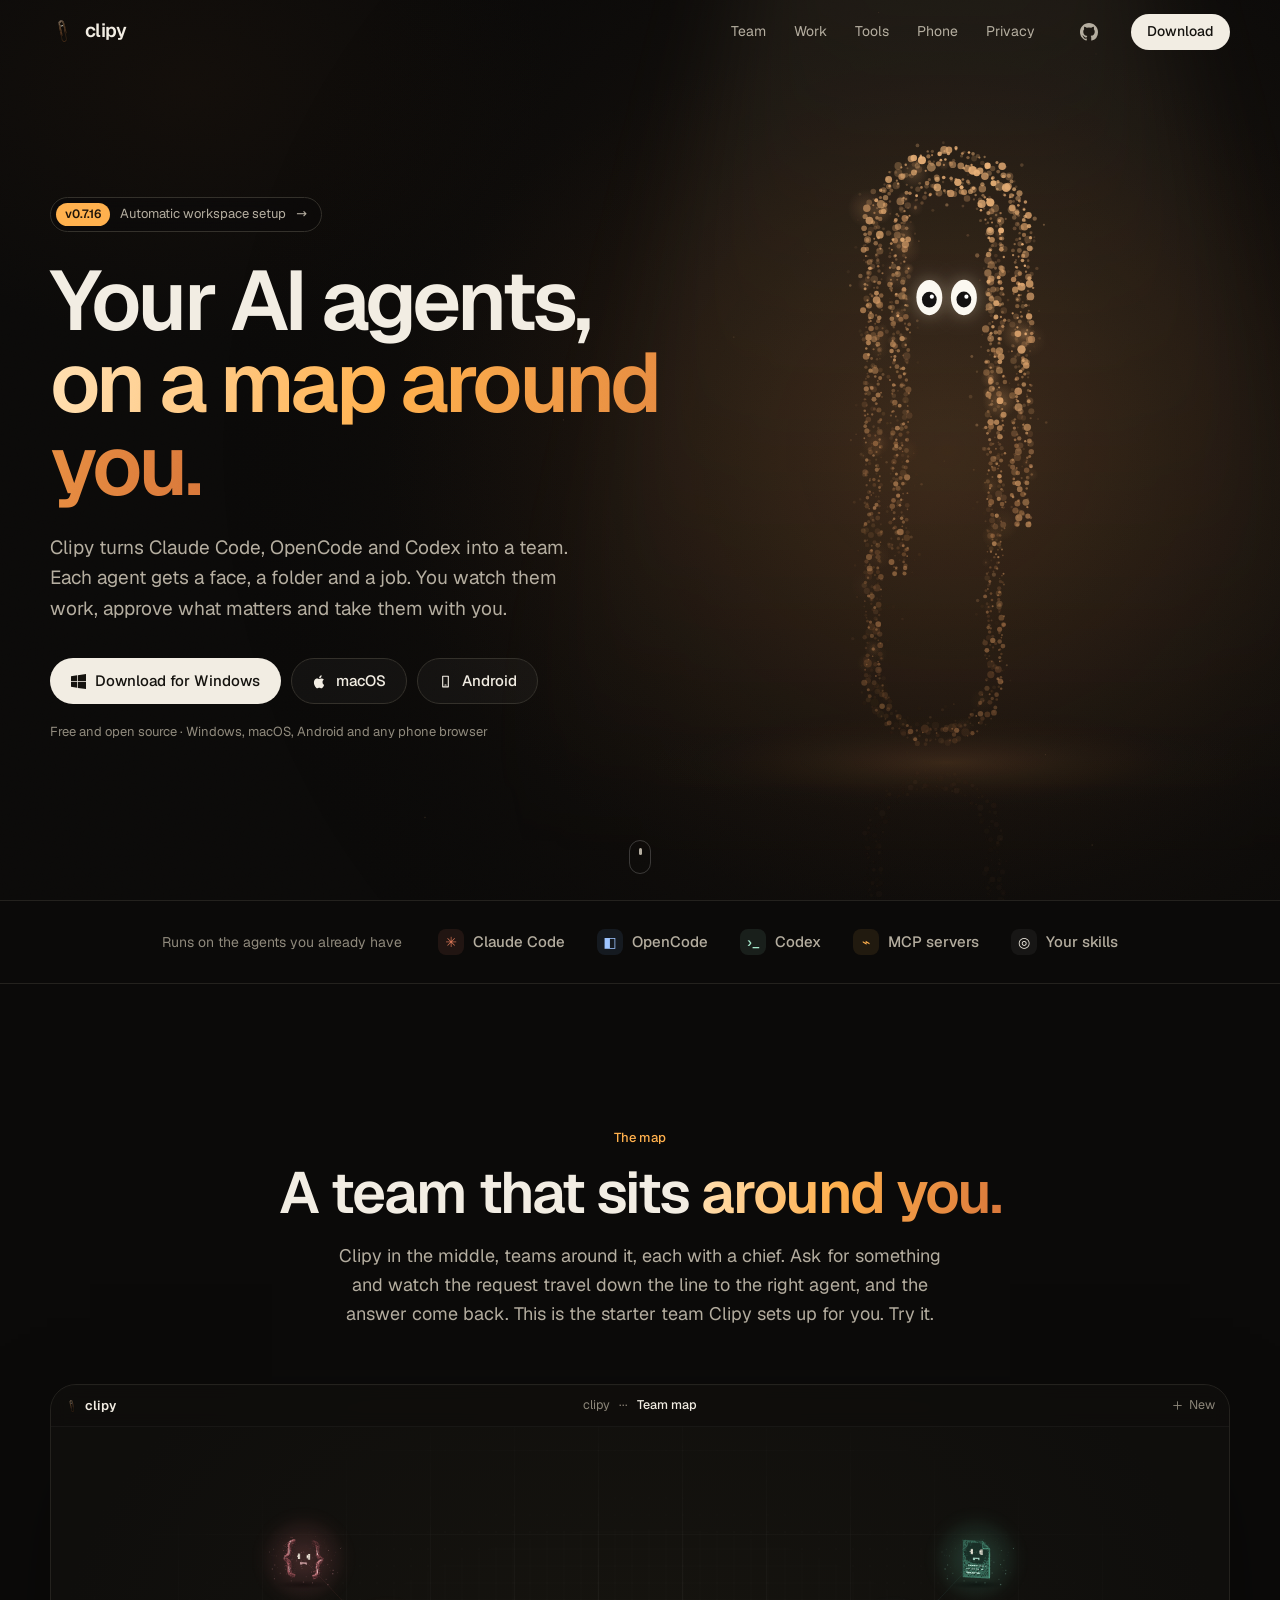
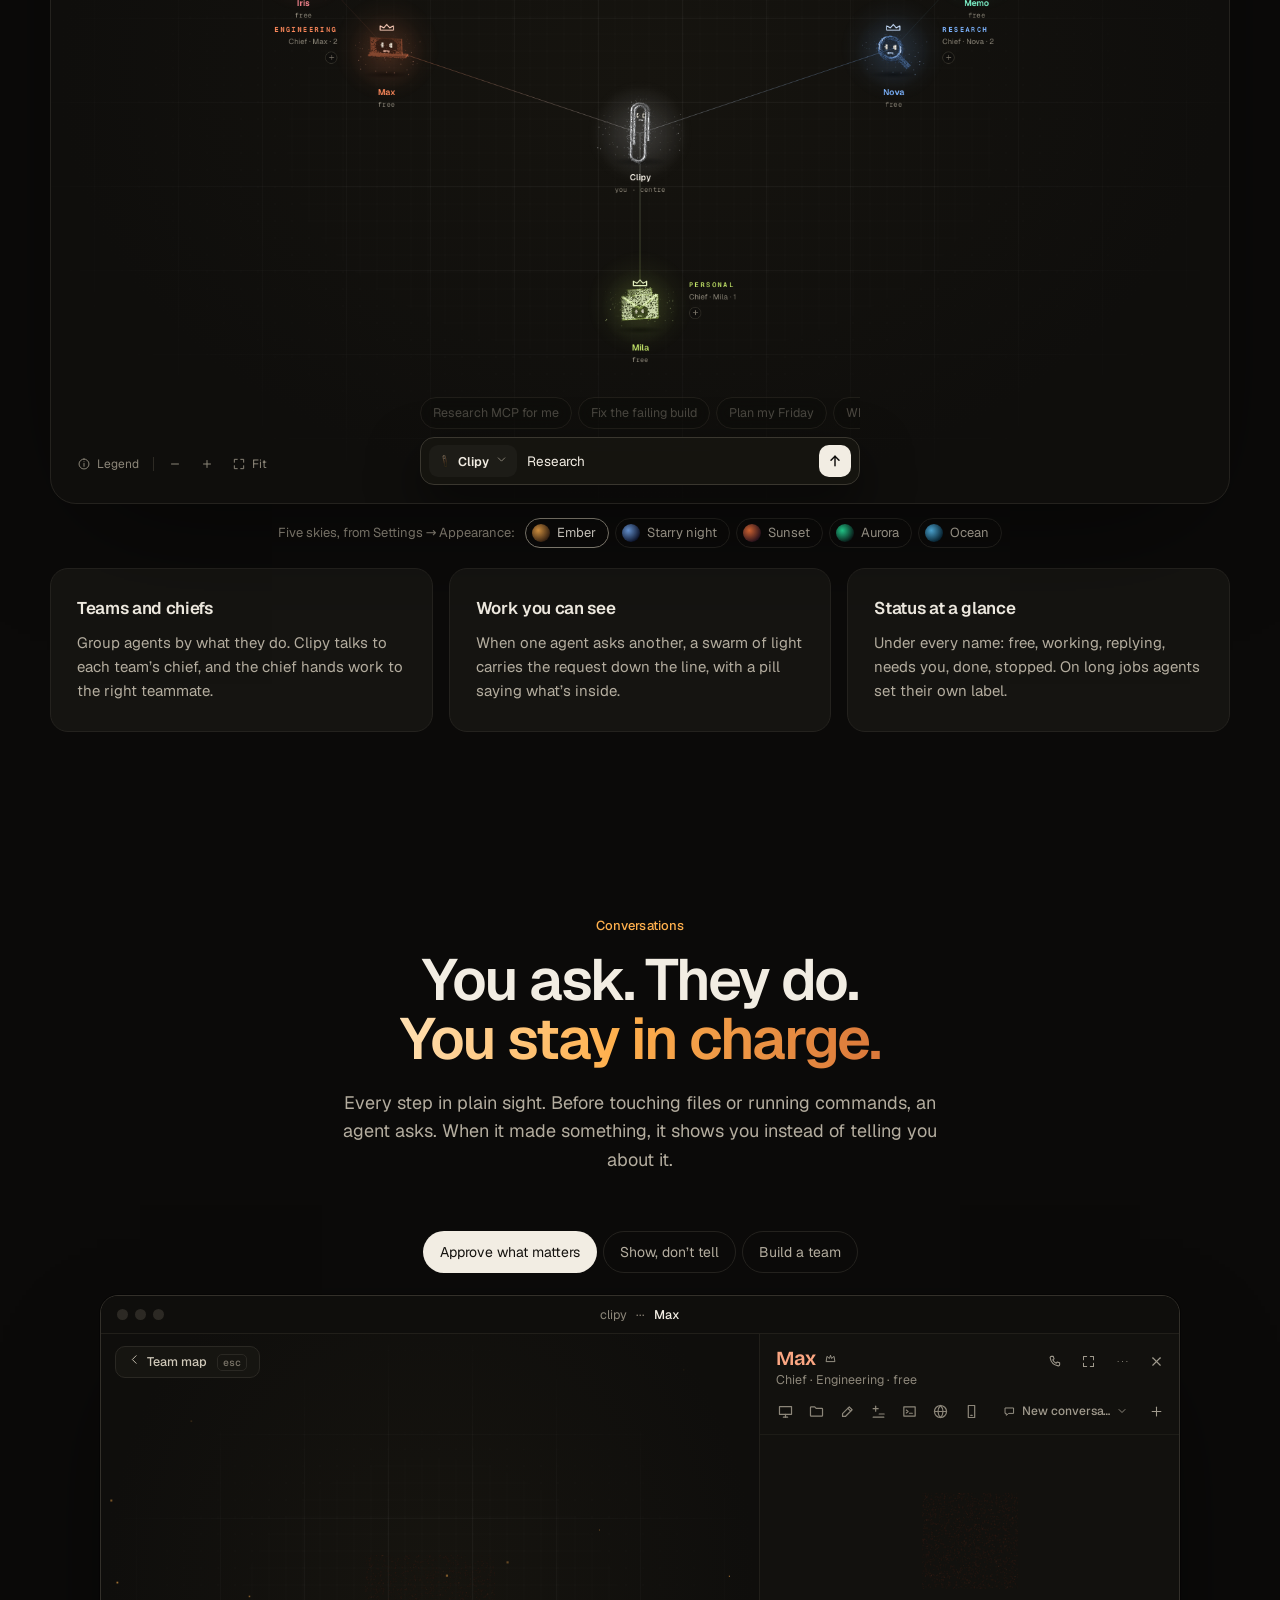
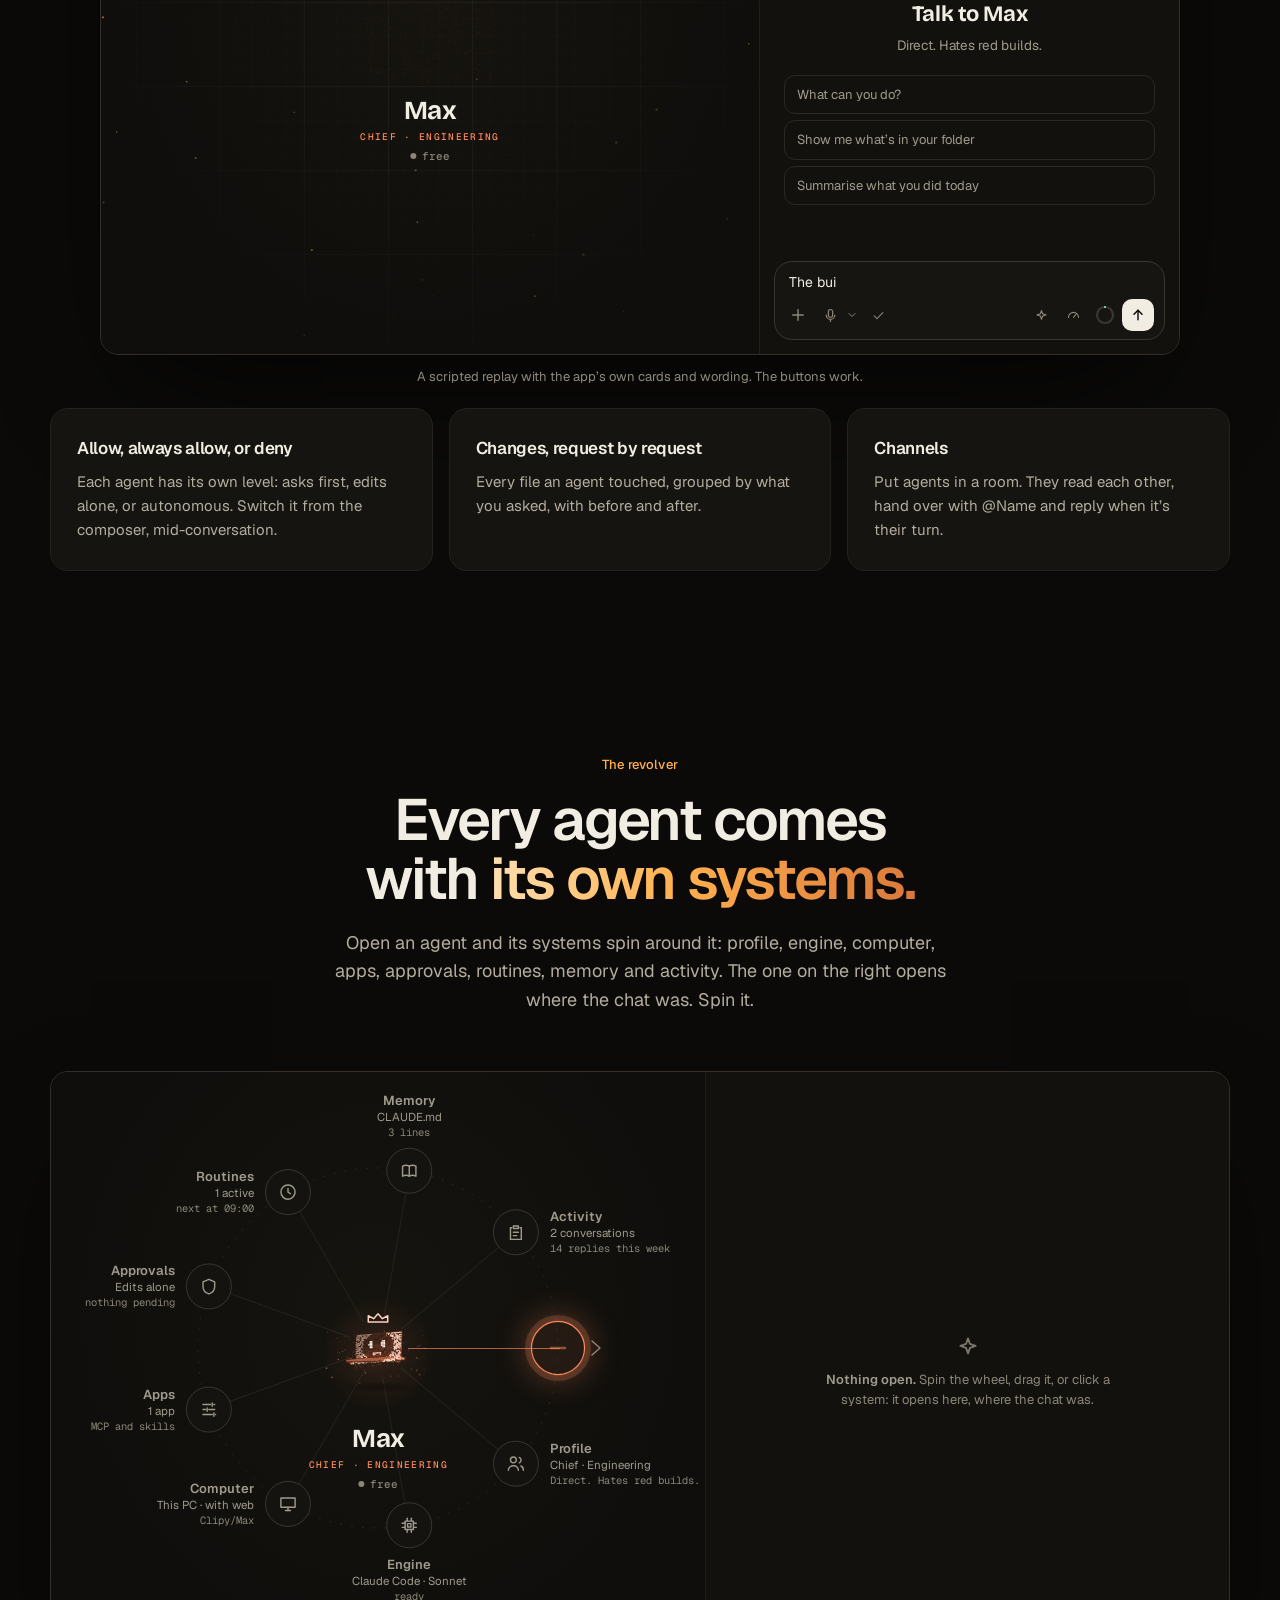
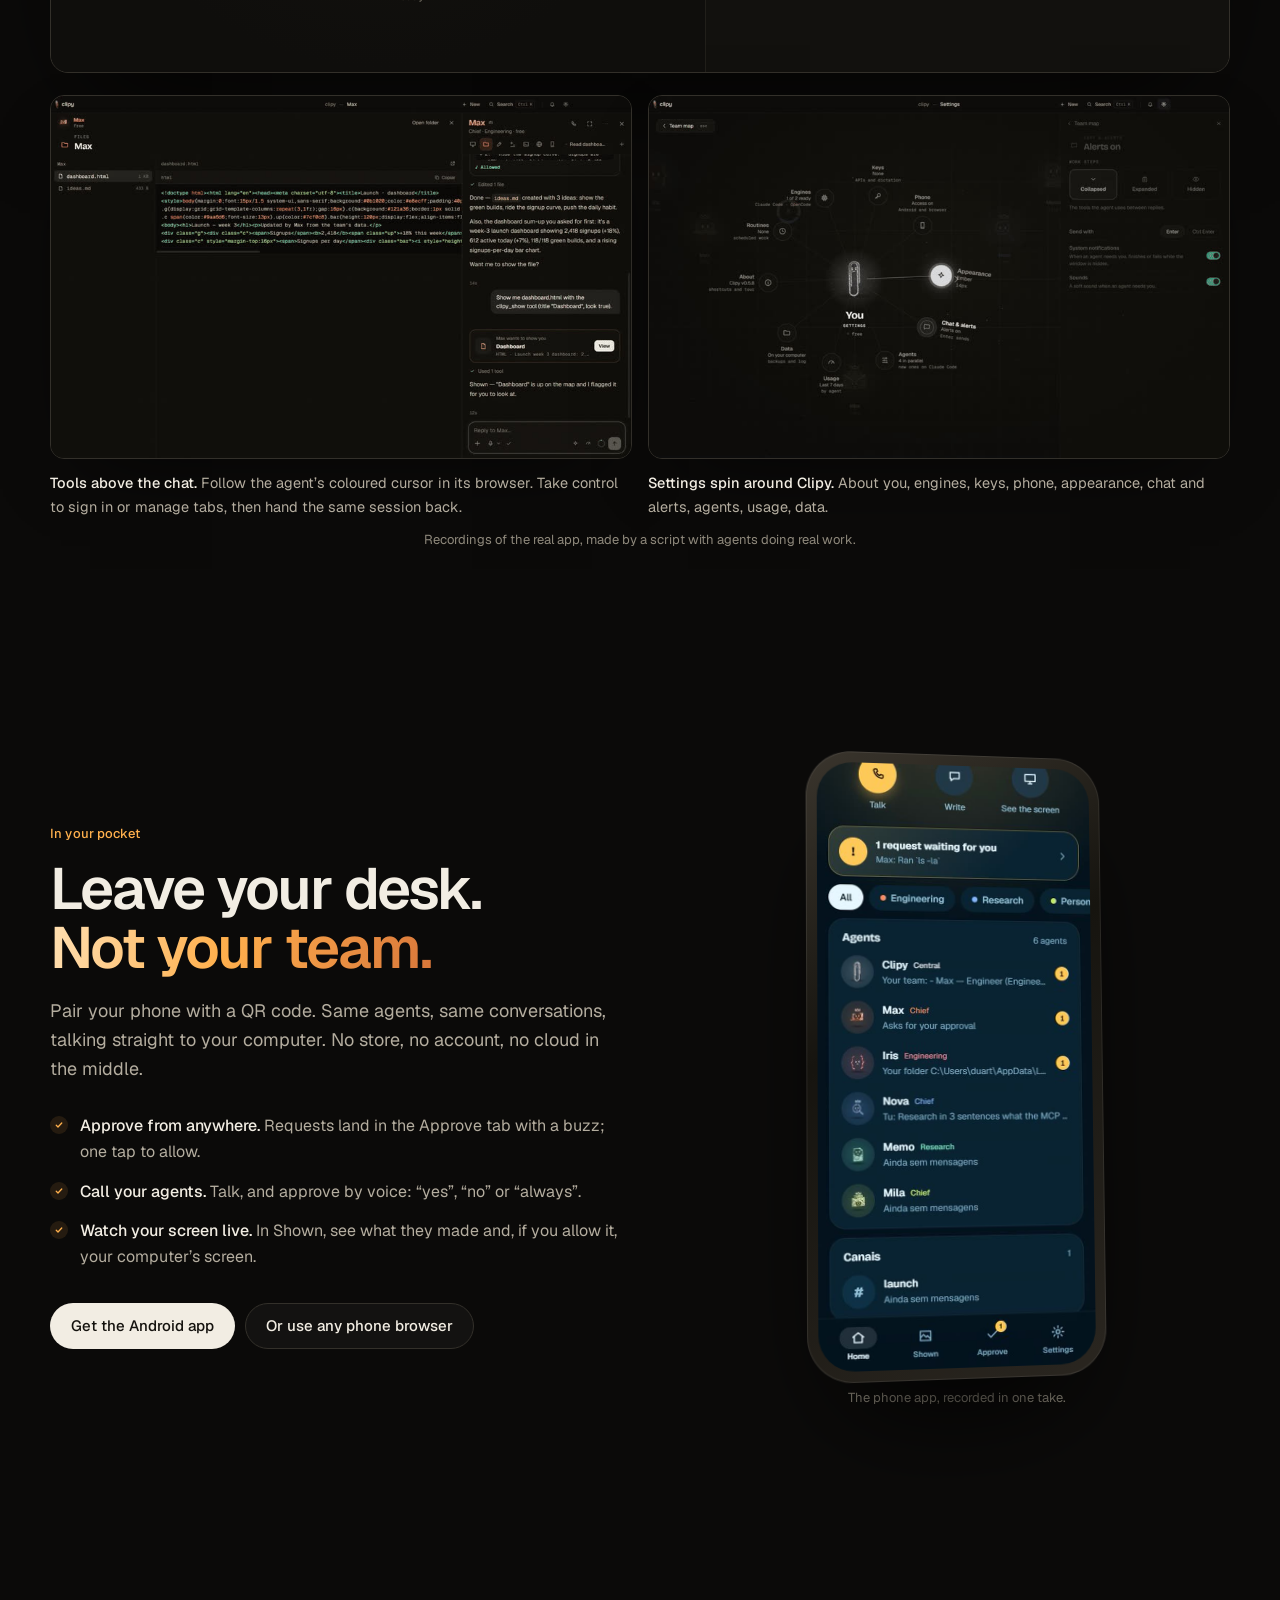
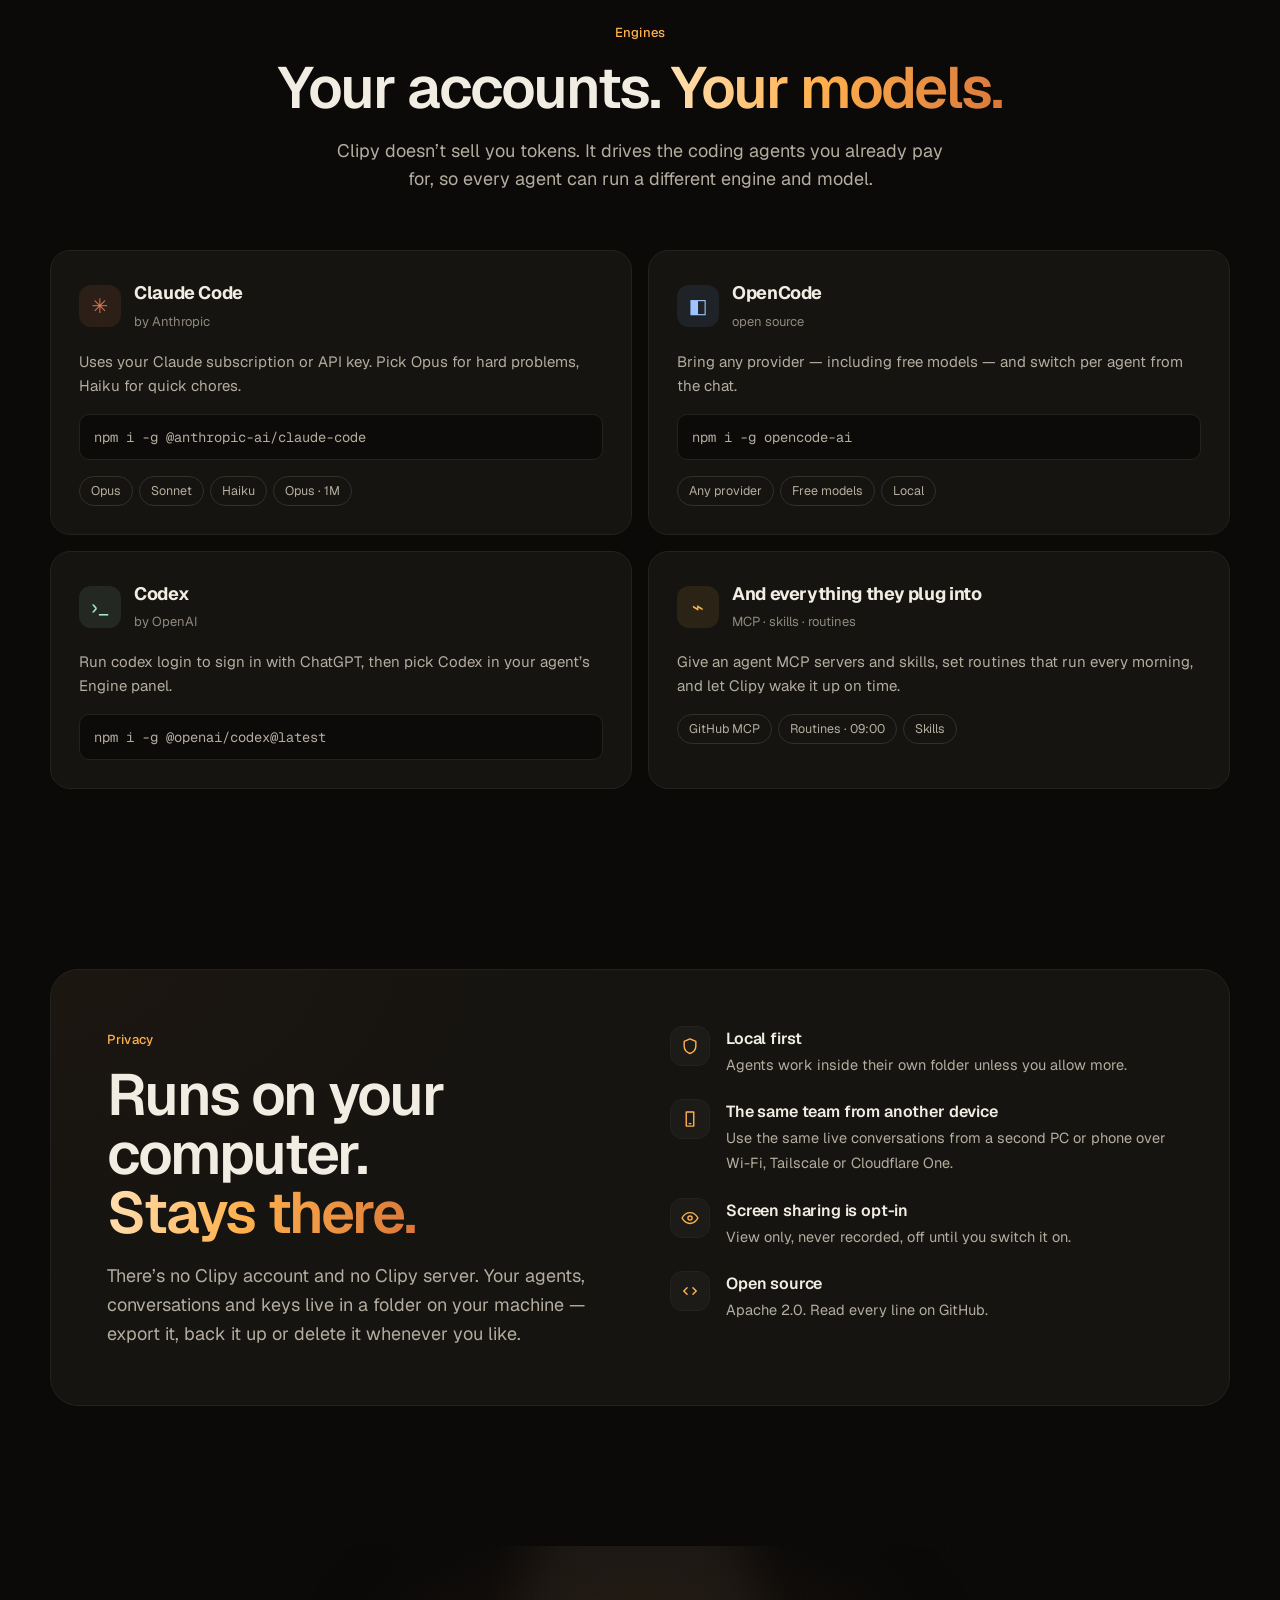
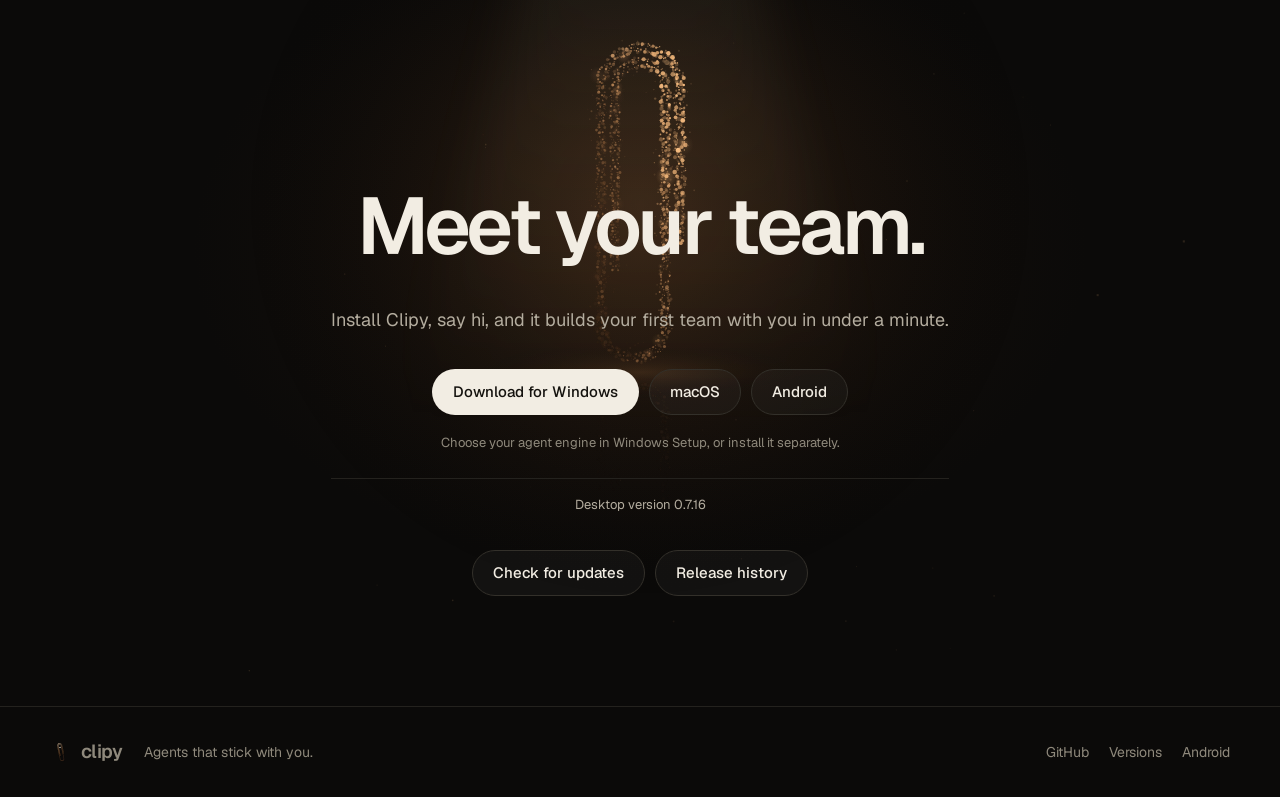
<file: index.html>
<!doctype html>
<html lang="en">
<head>
  <meta charset="utf-8">
  <meta name="viewport" content="width=device-width, initial-scale=1, viewport-fit=cover">
  <title>Clipy — your AI agents, on a map around you</title>
  <meta name="description" content="Clipy turns Claude Code, OpenCode and Codex into a team of AI agents that lives on a map around you. On your computer, with your accounts, and in your pocket.">
  <meta name="theme-color" content="#0f0e0c">
  <meta property="og:title" content="Clipy — your AI agents, on a map around you">
  <meta property="og:description" content="A team of AI agents on your computer, with your accounts. Watch them work, approve what matters, take them with you.">
  <meta property="og:image" content="./og.png">
  <meta property="og:type" content="website">
  <meta name="twitter:card" content="summary_large_image">
  <link rel="icon" href="./favicon.svg">
  <link rel="apple-touch-icon" href="./apple-touch-icon.png">
  <script type="application/ld+json">{"@context":"https://schema.org","@type":"SoftwareApplication","name":"Clipy","applicationCategory":"ProductivityApplication","operatingSystem":"Windows, macOS, Android, iOS","license":"https://www.apache.org/licenses/LICENSE-2.0","offers":{"@type":"Offer","price":"0","priceCurrency":"USD"}}</script>
  <script type="module" crossorigin src="./assets/main-BaI0IFJ6.js"></script>
  <link rel="modulepreload" crossorigin href="./assets/style-PCdlw5rt.js">
  <link rel="modulepreload" crossorigin href="./assets/intro-DJirz9Nh.js">
  <link rel="stylesheet" crossorigin href="./assets/style-_Ayhrq5b.css">
  <link rel="stylesheet" crossorigin href="./assets/intro-BfKX-kX-.css">
  <link rel="stylesheet" crossorigin href="./assets/main-DWiRC5a6.css">
</head>
<body>
  <a class="skip" href="#team">Skip to content</a>

  <header class="nav" id="nav">
    <a class="brand" href="#top" aria-label="Clipy home"><img src="./logo-mark.svg" alt="" width="26" height="26"><span>clipy</span></a>
    <nav class="nav-links" aria-label="Sections">
      <a href="#team">Team</a><a href="#work">Work</a><a href="#tools">Tools</a><a href="#pocket">Phone</a><a href="#private">Privacy</a>
    </nav>
    <a class="nav-gh" href="https://github.com/Duartepxto/Clipy" aria-label="Clipy on GitHub"><svg viewBox="0 0 16 16" width="18" height="18" aria-hidden="true"><path fill="currentColor" d="M8 0C3.58 0 0 3.58 0 8c0 3.54 2.29 6.53 5.47 7.59.4.07.55-.17.55-.38v-1.33c-2.23.48-2.7-1.07-2.7-1.07-.36-.92-.89-1.17-.89-1.17-.73-.5.06-.49.06-.49.8.06 1.23.83 1.23.83.72 1.22 1.87.87 2.33.66.07-.52.28-.87.5-1.07-1.78-.2-3.65-.89-3.65-3.95 0-.87.31-1.59.82-2.15-.08-.2-.36-1.02.08-2.12 0 0 .67-.21 2.2.82a7.6 7.6 0 0 1 4 0c1.53-1.04 2.2-.82 2.2-.82.44 1.1.16 1.92.08 2.12.51.56.82 1.27.82 2.15 0 3.07-1.87 3.75-3.65 3.95.29.25.54.73.54 1.48v2.2c0 .21.15.46.55.38A8 8 0 0 0 16 8c0-4.42-3.58-8-8-8z"/></svg></a>
    <a class="btn btn-sm btn-primary" href="#download">Download</a>
  </header>

  <main id="top">
    <!-- ───────────── Hero ───────────── -->
    <section class="hero" aria-labelledby="hero-t">
      <canvas class="hero-clip" id="hero-clip" aria-hidden="true"></canvas>
      <div class="hero-copy">
        <a class="pill" href="https://github.com/Duartepxto/clipy-site/releases/tag/v0.7.16"><b>v0.7.16</b> Automatic workspace setup <span aria-hidden="true">→</span></a>
        <h1 id="hero-t">Your AI agents,<br><span class="grad">on a map around you.</span></h1>
        <p class="lede">Clipy turns Claude Code, OpenCode and Codex into a team. Each agent gets a face, a folder and a job. You watch them work, approve what matters and take them with you.</p>
        <div class="cta">
          <a class="btn btn-primary" data-dl="win" href="https://github.com/Duartepxto/clipy-site/releases/download/v0.7.16/Clipy-Setup-0.7.16.exe"><svg viewBox="0 0 16 16" width="15" height="15" aria-hidden="true"><path fill="currentColor" d="M0 2.3 6.5 1.4v6.2H0zm7.3-1L16 0v7.6H7.3zM0 8.4h6.5v6.2L0 13.7zm7.3 0H16V16l-8.7-1.2z"/></svg>Download for Windows</a>
          <a class="btn" data-dl="mac" href="https://github.com/Duartepxto/clipy-site/releases/latest"><svg viewBox="0 0 16 16" width="15" height="15" aria-hidden="true"><path fill="currentColor" d="M11.2 8.5c0-1.6 1.3-2.4 1.4-2.4-.8-1.1-2-1.3-2.4-1.3-1-.1-2 .6-2.5.6s-1.3-.6-2.2-.6C4.4 4.8 3.2 5.5 2.6 6.6c-1.2 2.1-.3 5.2.9 6.9.6.8 1.2 1.7 2.1 1.7.8 0 1.2-.5 2.2-.5s1.3.5 2.2.5c.9 0 1.5-.8 2-1.7.6-.9.9-1.9.9-1.9s-1.7-.7-1.7-3.1zM9.6 3.6c.5-.6.8-1.4.7-2.2-.7 0-1.5.5-2 1-.4.5-.8 1.3-.7 2.1.8.1 1.5-.4 2-.9z"/></svg>macOS</a>
          <a class="btn" href="./android/"><svg viewBox="0 0 24 24" width="15" height="15" aria-hidden="true"><path fill="none" stroke="currentColor" stroke-width="1.8" stroke-linecap="round" stroke-linejoin="round" d="M7.5 3.5h9v17h-9z M11 17.5h2"/></svg>Android</a>
        </div>
        <p class="fine">Free and open source · Windows, macOS, Android and any phone browser</p>
      </div>
      <div class="scroll-cue" aria-hidden="true"><i></i></div>
    </section>

    <!-- engines strip -->
    <section class="strip" aria-label="Works with">
      <span>Runs on the agents you already have</span>
      <div class="strip-logos">
        <b><i class="mark claude">✳</i>Claude Code</b>
        <b><i class="mark oc">◧</i>OpenCode</b>
        <b><i class="mark codex">›_</i>Codex</b>
        <b><i class="mark mcp">⌁</i>MCP servers</b>
        <b><i class="mark">◎</i>Your skills</b>
      </div>
    </section>

    <!-- ───────────── Team map ───────────── -->
    <section class="sec" id="team" aria-labelledby="team-t">
      <header class="sec-head">
        <span class="eyebrow">The map</span>
        <h2 id="team-t">A team that sits <span class="grad">around you.</span></h2>
        <p>Clipy in the middle, teams around it, each with a chief. Ask for something and watch the request travel down the line to the right agent, and the answer come back. This is the starter team Clipy sets up for you. Try it.</p>
      </header>

      <div class="map app" id="map" data-theme="brasa">
        <canvas class="sky" id="map-sky" aria-hidden="true"></canvas>
        <div class="map-grid" aria-hidden="true"></div>
        <div class="map-top" aria-hidden="true">
          <span class="mt-brand"><img src="./logo-mark.svg" alt="" width="14" height="14">clipy</span>
          <span class="mt-crumb">clipy <em>···</em> <b>Team map</b></span>
          <span class="mt-right"><span class="mt-working" id="map-working" hidden><i></i><span>1 working</span></span><span class="mt-btn" data-ic="plus">New</span></span>
        </div>
        <div class="world" id="map-world">
          <svg class="links" id="map-links" width="1" height="1" aria-hidden="true"></svg>
        </div>
        <canvas class="map-flows" id="map-flows" aria-hidden="true"></canvas>
        <div class="map-ctl" id="map-ctl">
          <button type="button" id="map-legend-btn" aria-expanded="false"></button>
          <i></i>
          <button type="button" id="map-zoom-out" aria-label="Zoom out"></button>
          <button type="button" id="map-zoom-in" aria-label="Zoom in"></button>
          <button type="button" id="map-fit" title="Fit everything"></button>
          <div class="legend" id="map-legend" hidden></div>
        </div>
        <div class="map-ask" role="group" aria-label="Try asking Clipy">
          <div class="chips" id="map-chips"></div>
          <div class="mc-bar" aria-hidden="true">
            <span class="mc-who"><img src="./logo-mark.svg" alt="" width="14" height="14">Clipy<span data-ic="chevDown"></span></span>
            <span class="mc-text" id="mc-text">Ask Clipy anything…</span>
            <span class="send-btn" id="mc-send"></span>
          </div>
        </div>
      </div>
      <div class="skies" role="group" aria-label="Map sky">
        <span>Five skies, from Settings → Appearance:</span>
        <button type="button" data-theme="brasa" class="on" style="--a:#ffb04d;--b:#3a2414">Ember</button>
        <button type="button" data-theme="noite" style="--a:#7db4ff;--b:#0d1530">Starry night</button>
        <button type="button" data-theme="por-do-sol" style="--a:#ff7a3d;--b:#2a1220">Sunset</button>
        <button type="button" data-theme="aurora" style="--a:#29f2a6;--b:#0a1d1b">Aurora</button>
        <button type="button" data-theme="oceano" style="--a:#5cc8ff;--b:#072636">Ocean</button>
      </div>

      <div class="grid3">
        <article class="feat"><h3>Teams and chiefs</h3><p>Group agents by what they do. Clipy talks to each team’s chief, and the chief hands work to the right teammate.</p></article>
        <article class="feat"><h3>Work you can see</h3><p>When one agent asks another, a swarm of light carries the request down the line, with a pill saying what’s inside.</p></article>
        <article class="feat"><h3>Status at a glance</h3><p>Under every name: free, working, replying, needs you, done, stopped. On long jobs agents set their own label.</p></article>
      </div>
    </section>

    <!-- ───────────── Work / chat ───────────── -->
    <section class="sec" id="work" aria-labelledby="work-t">
      <header class="sec-head">
        <span class="eyebrow">Conversations</span>
        <h2 id="work-t">You ask. They do. <span class="grad">You stay in charge.</span></h2>
        <p>Every step in plain sight. Before touching files or running commands, an agent asks. When it made something, it shows you instead of telling you about it.</p>
      </header>

      <div class="work">
        <div class="tabs" role="tablist" aria-label="Examples">
          <button role="tab" aria-selected="true" data-demo="approve">Approve what matters</button>
          <button role="tab" aria-selected="false" data-demo="show">Show, don’t tell</button>
          <button role="tab" aria-selected="false" data-demo="build">Build a team</button>
        </div>
        <div class="app-win app" data-theme="brasa">
          <div class="win-bar" aria-hidden="true"><i></i><i></i><i></i><span class="wb-crumb">clipy <em>···</em> <b id="chat-title">Max</b></span></div>
          <div class="focus">
            <div class="focus-map" aria-hidden="true">
              <canvas class="sky" id="focus-sky"></canvas>
              <div class="map-grid"></div>
              <span class="back-link"><span data-ic="back"></span>Team map <kbd>esc</kbd></span>
              <div class="focus-agent">
                <canvas id="chat-face"></canvas>
                <div class="rev-name"><h2 id="fa-name">Max</h2><div class="rev-role" id="fa-role">CHIEF · ENGINEERING</div><div class="rev-state" id="fa-state"><i></i><span>free</span></div></div>
              </div>
            </div>
            <aside class="column" id="chat-col" aria-label="Conversation"></aside>
          </div>
        </div>
        <p class="demo-note">A scripted replay with the app’s own cards and wording. The buttons work.</p>
      </div>

      <div class="grid3">
        <article class="feat"><h3>Allow, always allow, or deny</h3><p>Each agent has its own level: asks first, edits alone, or autonomous. Switch it from the composer, mid-conversation.</p></article>
        <article class="feat"><h3>Changes, request by request</h3><p>Every file an agent touched, grouped by what you asked, with before and after.</p></article>
        <article class="feat"><h3>Channels</h3><p>Put agents in a room. They read each other, hand over with @Name and reply when it’s their turn.</p></article>
      </div>
    </section>

    <!-- ───────────── Revolver / tools ───────────── -->
    <section class="sec" id="tools" aria-labelledby="tools-t">
      <header class="sec-head">
        <span class="eyebrow">The revolver</span>
        <h2 id="tools-t">Every agent comes with <span class="grad">its own systems.</span></h2>
        <p>Open an agent and its systems spin around it: profile, engine, computer, apps, approvals, routines, memory and activity. The one on the right opens where the chat was. Spin it.</p>
      </header>

      <div class="rev-wrap app" data-theme="brasa">
        <div class="rev-stage" id="rev-stage" tabindex="0" aria-label="Max’s systems. Use the arrow keys to spin.">
          <canvas class="sky" id="rev-sky" aria-hidden="true"></canvas>
          <div class="rev" id="rev"></div>
        </div>
        <section class="rev-panel panel kp" id="rev-panel" aria-live="polite"></section>
      </div>

      <div class="recs">
        <figure class="rec">
          <div class="rec-win"><video data-lazy muted loop playsinline preload="none" width="800" height="500" poster="./media/tools-poster.jpg" aria-label="Recording: Max’s tools — files, commands and browser — opening in the agent’s place"><source data-src="./media/tools.mp4" type="video/mp4"></video></div>
          <figcaption><b>Tools above the chat.</b> Follow the agent’s coloured cursor in its browser. Take control to sign in or manage tabs, then hand the same session back.</figcaption>
        </figure>
        <figure class="rec">
          <div class="rec-win"><video data-lazy muted loop playsinline preload="none" width="800" height="500" poster="./media/settings-poster.jpg" aria-label="Recording: settings spinning around Clipy, each page opening in the side column"><source data-src="./media/settings.mp4" type="video/mp4"></video></div>
          <figcaption><b>Settings spin around Clipy.</b> About you, engines, keys, phone, appearance, chat and alerts, agents, usage, data.</figcaption>
        </figure>
      </div>
      <p class="demo-note center">Recordings of the real app, made by a script with agents doing real work.</p>
    </section>

    <!-- ───────────── Phone ───────────── -->
    <section class="sec" id="pocket" aria-labelledby="pocket-t">
      <div class="pocket">
        <div class="pocket-copy">
          <span class="eyebrow">In your pocket</span>
          <h2 id="pocket-t">Leave your desk. <span class="grad">Not your team.</span></h2>
          <p>Pair your phone with a QR code. Same agents, same conversations, talking straight to your computer. No store, no account, no cloud in the middle.</p>
          <ul class="ticks">
            <li><b>Approve from anywhere.</b> Requests land in the Approve tab with a buzz; one tap to allow.</li>
            <li><b>Call your agents.</b> Talk, and approve by voice: “yes”, “no” or “always”.</li>
            <li><b>Watch your screen live.</b> In Shown, see what they made and, if you allow it, your computer’s screen.</li>
          </ul>
          <div class="cta">
            <a class="btn btn-primary" href="./android/">Get the Android app</a>
            <a class="btn" href="#download">Or use any phone browser</a>
          </div>
        </div>
        <div class="phone-wrap">
          <div class="phone" id="phone">
            <div class="ph-screen">
              <video id="phone-video" data-lazy muted loop playsinline preload="none" width="540" height="1172" poster="./media/phone-poster.jpg" aria-label="Recording of the real phone app: pairing with a code, the home screen, the tabs, and a conversation with Clipy"><source data-src="./media/phone.mp4" type="video/mp4"></video>
            </div>
          </div>
          <p class="demo-note center">The phone app, recorded in one take.</p>
        </div>
      </div>
    </section>

    <!-- ───────────── Engines ───────────── -->
    <section class="sec" aria-labelledby="eng-t">
      <header class="sec-head">
        <span class="eyebrow">Engines</span>
        <h2 id="eng-t">Your accounts. <span class="grad">Your models.</span></h2>
        <p>Clipy doesn’t sell you tokens. It drives the coding agents you already pay for, so every agent can run a different engine and model.</p>
      </header>
      <div class="engines">
        <article class="engine">
          <div class="engine-h"><i class="mark claude">✳</i><div><b>Claude Code</b><span>by Anthropic</span></div></div>
          <p>Uses your Claude subscription or API key. Pick Opus for hard problems, Haiku for quick chores.</p>
          <code>npm i -g @anthropic-ai/claude-code</code>
          <div class="models"><span>Opus</span><span>Sonnet</span><span>Haiku</span><span>Opus · 1M</span></div>
        </article>
        <article class="engine">
          <div class="engine-h"><i class="mark oc">◧</i><div><b>OpenCode</b><span>open source</span></div></div>
          <p>Bring any provider — including free models — and switch per agent from the chat.</p>
          <code>npm i -g opencode-ai</code>
          <div class="models"><span>Any provider</span><span>Free models</span><span>Local</span></div>
        </article>
        <article class="engine">
          <div class="engine-h"><i class="mark codex">›_</i><div><b>Codex</b><span>by OpenAI</span></div></div>
          <p>Run codex login to sign in with ChatGPT, then pick Codex in your agent’s Engine panel.</p>
          <code>npm i -g @openai/codex@latest</code>
        </article>
        <article class="engine">
          <div class="engine-h"><i class="mark mcp">⌁</i><div><b>And everything they plug into</b><span>MCP · skills · routines</span></div></div>
          <p>Give an agent MCP servers and skills, set routines that run every morning, and let Clipy wake it up on time.</p>
          <div class="models"><span>GitHub MCP</span><span>Routines · 09:00</span><span>Skills</span></div>
        </article>
      </div>
    </section>

    <!-- ───────────── Privacy ───────────── -->
    <section class="sec" id="private" aria-labelledby="priv-t">
      <div class="priv">
        <div class="priv-copy">
          <span class="eyebrow">Privacy</span>
          <h2 id="priv-t">Runs on your computer. <span class="grad">Stays there.</span></h2>
          <p>There’s no Clipy account and no Clipy server. Your agents, conversations and keys live in a folder on your machine — export it, back it up or delete it whenever you like.</p>
        </div>
        <ul class="priv-list">
          <li><svg viewBox="0 0 24 24"><path d="M12 3.5l7 3v5.5c0 4.5-3 7.6-7 9-4-1.4-7-4.5-7-9V6.5z"/></svg><div><b>Local first</b><span>Agents work inside their own folder unless you allow more.</span></div></li>
          <li><svg viewBox="0 0 24 24"><path d="M7.5 3.5h9v17h-9z M11 17.5h2"/></svg><div><b>The same team from another device</b><span>Use the same live conversations from a second PC or phone over Wi-Fi, Tailscale or Cloudflare One.</span></div></li>
          <li><svg viewBox="0 0 24 24"><path d="M2.5 12S6 5.5 12 5.5 21.5 12 21.5 12 18 18.5 12 18.5 2.5 12 2.5 12z M12 9.5a2.5 2.5 0 1 0 0 5 2.5 2.5 0 0 0 0-5z"/></svg><div><b>Screen sharing is opt-in</b><span>View only, never recorded, off until you switch it on.</span></div></li>
          <li><svg viewBox="0 0 24 24"><path d="M8.5 8l-4 4 4 4 M15.5 8l4 4-4 4"/></svg><div><b>Open source</b><span>Apache 2.0. Read every line on GitHub.</span></div></li>
        </ul>
      </div>
    </section>

    <!-- ───────────── Download ───────────── -->
    <section class="dl" id="download" aria-labelledby="dl-t">
      <canvas class="dl-clip" id="dl-clip" aria-hidden="true"></canvas>
      <div class="dl-copy">
        <h2 id="dl-t">Meet your team.</h2>
        <p>Install Clipy, say hi, and it builds your first team with you in under a minute.</p>
        <div class="cta center">
          <a class="btn btn-primary" data-dl="win" href="https://github.com/Duartepxto/clipy-site/releases/download/v0.7.16/Clipy-Setup-0.7.16.exe">Download for Windows</a>
          <a class="btn" data-dl="mac" href="https://github.com/Duartepxto/clipy-site/releases/latest">macOS</a>
          <a class="btn" href="./android/">Android</a>
        </div>
        <p class="fine">Choose your agent engine in Windows Setup, or install it separately.</p>
        <div class="dl-versions" id="versions" aria-label="Versions">
          <p id="latest-version" role="status">Desktop version 0.7.16</p>
          <div class="cta center">
            <button type="button" class="btn" id="check-release">Check for updates</button>
            <a class="btn" href="https://github.com/Duartepxto/clipy-site/releases">Release history</a>
          </div>
        </div>
      </div>
    </section>
  </main>

  <footer class="foot">
    <a class="brand" href="#top"><img src="./logo-mark.svg" alt="" width="22" height="22"><span>clipy</span></a>
    <span>Agents that stick with you.</span>
    <nav aria-label="Footer"><a href="https://github.com/Duartepxto/Clipy">GitHub</a><a href="#versions">Versions</a><a href="./android/">Android</a></nav>
  </footer>

</body>
</html>
</file>
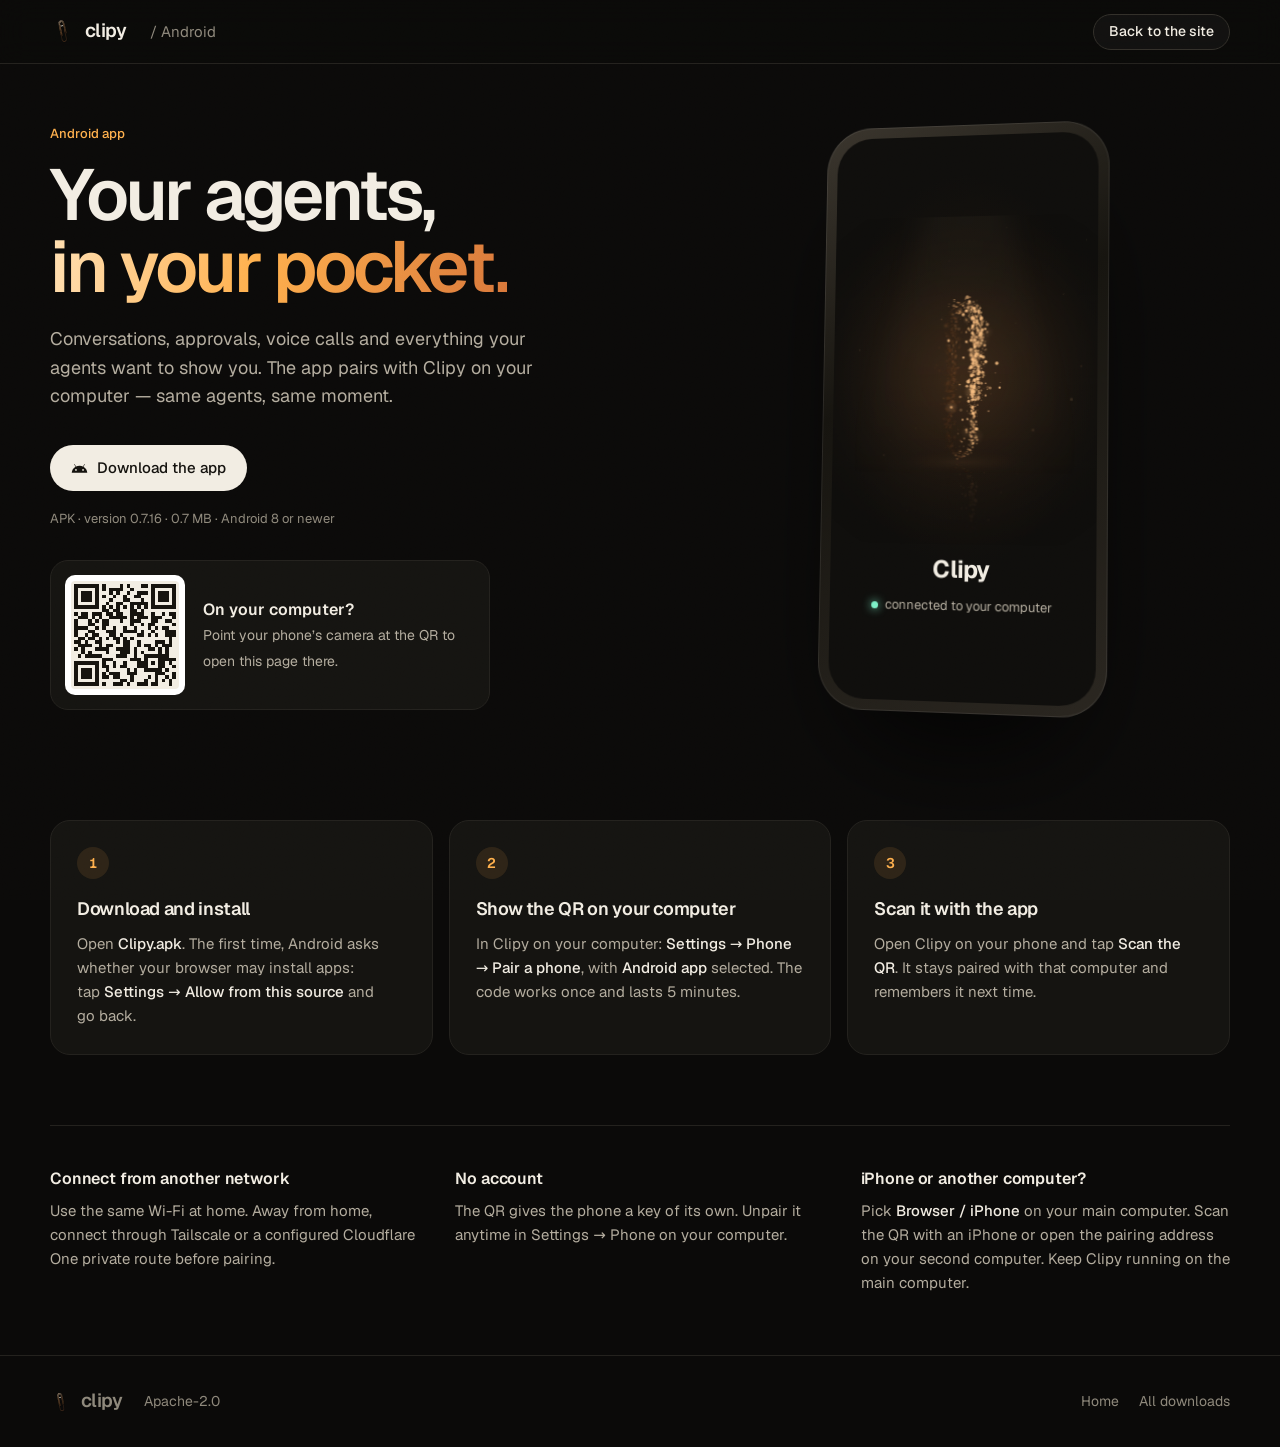
<file: android/index.html>
<!doctype html>
<html lang="en">
<head>
  <meta charset="utf-8">
  <meta name="viewport" content="width=device-width, initial-scale=1, viewport-fit=cover">
  <title>Clipy for Android</title>
  <meta name="description" content="Install the Clipy Android app and pair it with your computer using a QR code.">
  <meta name="theme-color" content="#0f0e0c">
  <meta property="og:title" content="Clipy for Android">
  <meta property="og:description" content="Your agents, in your pocket. Install and pair with your computer in a minute.">
  <meta property="og:image" content="../og.png">
  <link rel="icon" href="../favicon.svg">
  <link rel="apple-touch-icon" href="../apple-touch-icon.png">
  <script type="module" crossorigin src="../assets/android-1lg-HDJE.js"></script>
  <link rel="modulepreload" crossorigin href="../assets/style-PCdlw5rt.js">
  <link rel="modulepreload" crossorigin href="../assets/intro-DJirz9Nh.js">
  <link rel="stylesheet" crossorigin href="../assets/style-_Ayhrq5b.css">
  <link rel="stylesheet" crossorigin href="../assets/intro-BfKX-kX-.css">
  <link rel="stylesheet" crossorigin href="../assets/android-DZYrWr9J.css">
</head>
<body>
  <header class="nav solid">
    <a class="brand" href="../" aria-label="Clipy home"><img src="../logo-mark.svg" alt="" width="26" height="26"><span>clipy</span></a>
    <span class="crumb">/ Android</span>
    <a class="btn btn-sm" href="../" style="margin-left:auto">Back to the site</a>
  </header>

  <main class="droid-page">
    <section class="d-hero">
      <div class="d-copy">
        <span class="eyebrow">Android app</span>
        <h1>Your agents,<br><span class="grad">in your pocket.</span></h1>
        <p class="lede">Conversations, approvals, voice calls and everything your agents want to show you. The app pairs with Clipy on your computer — same agents, same moment.</p>
        <div class="cta">
          <a class="btn btn-primary" id="dl-apk" href="../clipy.apk" download="Clipy.apk">
            <svg viewBox="0 0 24 24" width="17" height="17" aria-hidden="true"><path fill="currentColor" d="M17.6 9.48l1.84-3.18a.38.38 0 0 0-.66-.38l-1.86 3.22A11.4 11.4 0 0 0 12 8.13c-1.77 0-3.43.38-4.92 1.01L5.22 5.92a.38.38 0 0 0-.66.38L6.4 9.48A10.8 10.8 0 0 0 1 18h22a10.8 10.8 0 0 0-5.4-8.52zM7 15.25a1.25 1.25 0 1 1 0-2.5 1.25 1.25 0 0 1 0 2.5zm10 0a1.25 1.25 0 1 1 0-2.5 1.25 1.25 0 0 1 0 2.5z"/></svg>
            Download the app
          </a>
        </div>
        <p class="fine" id="dl-meta">APK · Android 8 or newer</p>
        <figure class="d-qr" id="dl-qr" hidden>
          <img src="../qr-android.svg" alt="QR code for this page" width="120" height="120">
          <figcaption><b>On your computer?</b><span>Point your phone’s camera at the QR to open this page there.</span></figcaption>
        </figure>
      </div>
      <div class="d-phone" aria-hidden="true">
        <div class="d-screen">
          <canvas id="dl-face"></canvas>
          <b>Clipy</b>
          <span class="d-status"><i></i>connected to your computer</span>
        </div>
      </div>
    </section>

    <ol class="d-steps">
      <li><span>1</span><h3>Download and install</h3><p>Open <b>Clipy.apk</b>. The first time, Android asks whether your browser may install apps: tap <b>Settings → Allow from this source</b> and go back.</p></li>
      <li><span>2</span><h3>Show the QR on your computer</h3><p>In Clipy on your computer: <b>Settings → Phone → Pair a phone</b>, with <b>Android app</b> selected. The code works once and lasts 5 minutes.</p></li>
      <li><span>3</span><h3>Scan it with the app</h3><p>Open Clipy on your phone and tap <b>Scan the QR</b>. It stays paired with that computer and remembers it next time.</p></li>
    </ol>

    <section class="d-notes">
      <div><h4>Connect from another network</h4><p>Use the same Wi-Fi at home. Away from home, connect through Tailscale or a configured Cloudflare One private route before pairing.</p></div>
      <div><h4>No account</h4><p>The QR gives the phone a key of its own. Unpair it anytime in Settings → Phone on your computer.</p></div>
      <div><h4>iPhone or another computer?</h4><p>Pick <b>Browser / iPhone</b> on your main computer. Scan the QR with an iPhone or open the pairing address on your second computer. Keep Clipy running on the main computer.</p></div>
    </section>
  </main>

  <footer class="foot">
    <a class="brand" href="../"><img src="../logo-mark.svg" alt="" width="22" height="22"><span>clipy</span></a>
    <span>Apache-2.0</span>
    <nav aria-label="Footer"><a href="../">Home</a><a id="dl-all" href="https://github.com/Duartepxto/clipy-site/releases/latest">All downloads</a></nav>
  </footer>

</body>
</html>
</file>
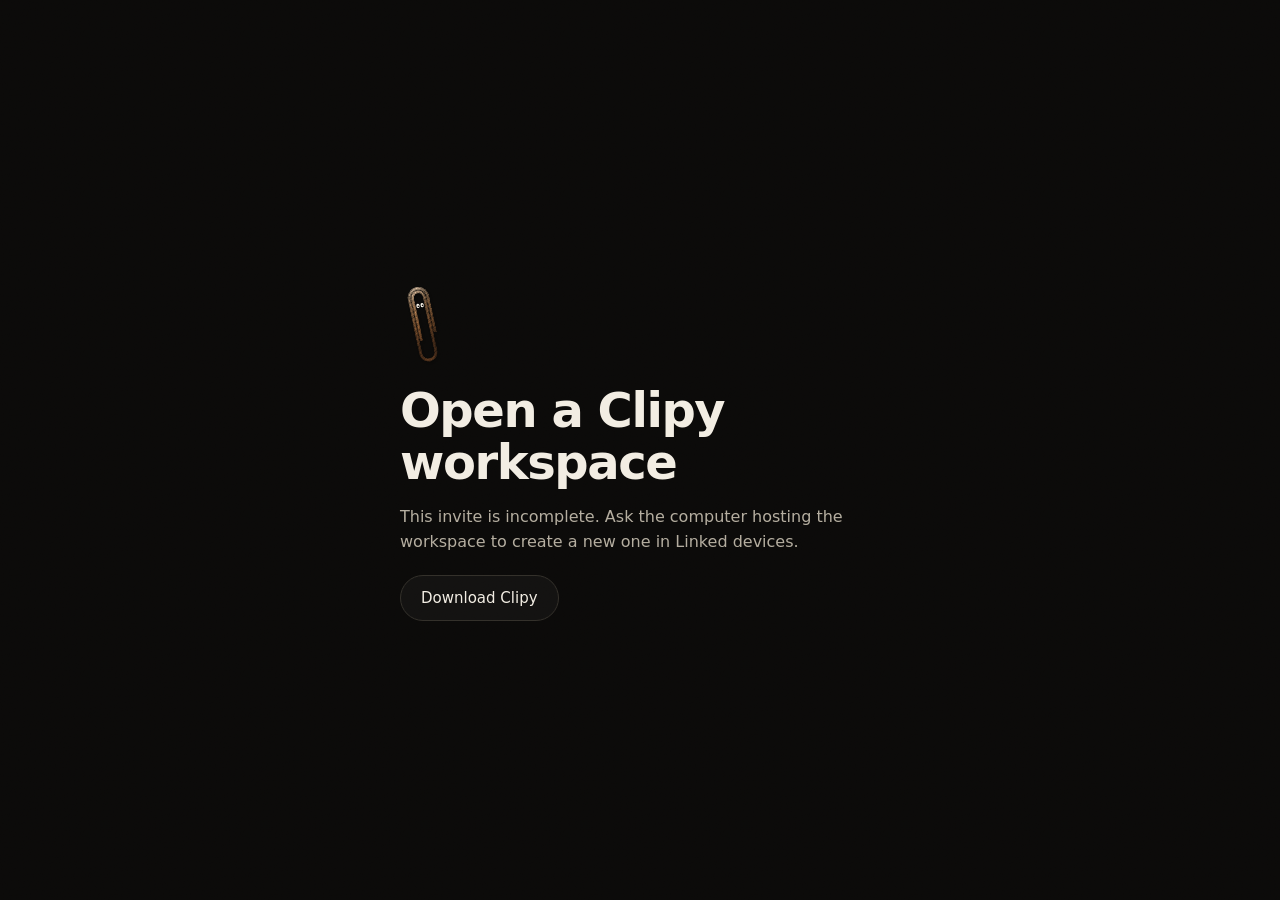
<file: connect/index.html>
<!doctype html>
<html lang="en">
<head>
  <meta charset="utf-8">
  <meta name="viewport" content="width=device-width, initial-scale=1, viewport-fit=cover">
  <meta name="theme-color" content="#0f0e0c">
  <meta name="referrer" content="no-referrer">
  <title>Open a Clipy workspace</title>
  <link rel="icon" href="../favicon.svg">
  <script type="module" crossorigin src="../assets/connect-zqi9koeK.js"></script>
  <link rel="modulepreload" crossorigin href="../assets/style-PCdlw5rt.js">
  <link rel="stylesheet" crossorigin href="../assets/style-_Ayhrq5b.css">
  <link rel="stylesheet" crossorigin href="../assets/connect-qqS701Ld.css">
</head>
<body class="connect-page">
  <main class="connect-card">
    <img src="../logo-mark.svg" alt="Clipy" width="48" height="90">
    <h1>Open a Clipy workspace</h1>
    <p id="connect-message">Open this invite in Clipy Desktop, then enter the pairing code shown on the other computer.</p>
    <div class="cta">
      <a class="btn btn-primary" id="open-clipy" hidden>Open Clipy Desktop</a>
      <a class="btn" href="../#download">Download Clipy</a>
    </div>
    <p class="connect-note" id="manual-pairing" hidden>If the app doesn’t open, copy this page’s address and paste it into <b>Connect to another computer</b> in Clipy.</p>
  </main>
</body>
</html>
</file>
<file: assets/style-_Ayhrq5b.css>
:root{--bg: #0b0a09;--bg-2: #121110;--card: #151411;--card-2: #1b1a16;--line: #24221e;--line-2: #33302a;--text: #f2ede3;--text-2: #b4ad9f;--text-3: #8f897c;--amber: #ffb04d;--bronze-1: #ffd29a;--bronze-2: #e08a3c;--grad: linear-gradient(100deg, #ffe0b3 0%, #ffb04d 45%, #d9773a 100%);--f: "Geist", system-ui, -apple-system, "Segoe UI", sans-serif;--mono: "Geist Mono", ui-monospace, "Cascadia Code", monospace;--ease: cubic-bezier(.2, .8, .2, 1);--w: 1180px}*{box-sizing:border-box}html{scroll-behavior:smooth;-webkit-text-size-adjust:100%}body{margin:0;background:var(--bg);color:var(--text);font:400 16px/1.6 var(--f);-webkit-font-smoothing:antialiased;overflow-x:hidden}body:before{content:"";position:fixed;inset:0;pointer-events:none;z-index:100;opacity:.05;mix-blend-mode:overlay;background-image:url("data:image/svg+xml,%3Csvg xmlns='http://www.w3.org/2000/svg' width='160' height='160'%3E%3Cfilter id='n'%3E%3CfeTurbulence type='fractalNoise' baseFrequency='.85' numOctaves='3' stitchTiles='stitch'/%3E%3C/filter%3E%3Crect width='100%25' height='100%25' filter='url(%23n)'/%3E%3C/svg%3E")}a{color:inherit;text-decoration:none}button{font:inherit;color:inherit;cursor:pointer}h1,h2,h3{margin:0;font-weight:600;letter-spacing:-.035em;text-wrap:balance}p{margin:0;text-wrap:pretty}code{font-family:var(--mono);font-size:.86em}::selection{background:#ffb04d55}:focus-visible{outline:2px solid var(--amber);outline-offset:3px;border-radius:6px}.skip{position:absolute;left:-999px;top:8px;z-index:200;background:var(--amber);color:#1a1208;padding:8px 14px;border-radius:8px;font-weight:600}.skip:focus{left:12px}.grad{background:var(--grad);-webkit-background-clip:text;background-clip:text;color:transparent}.eyebrow{display:inline-block;font-size:13px;font-weight:500;color:var(--amber);letter-spacing:.01em;margin-bottom:14px}.btn{display:inline-flex;align-items:center;gap:9px;height:46px;padding:0 20px;border-radius:999px;border:1px solid var(--line-2);background:#ffffff08;font-weight:500;font-size:15px;transition:background .2s,border-color .2s,transform .15s;white-space:nowrap}.btn:hover{background:#ffffff12;border-color:#4a463d}.btn:active{transform:scale(.97)}.btn-primary{background:var(--text);color:#14120e;border-color:transparent}.btn-primary:hover{background:#fff}.btn-sm{height:36px;padding:0 15px;font-size:14px}.nav{position:fixed;top:0;left:0;right:0;z-index:50;display:flex;align-items:center;gap:24px;height:64px;padding:0 max(20px,calc((100vw - var(--w)) / 2));transition:background .3s,border-color .3s,backdrop-filter .3s;border-bottom:1px solid transparent}.nav.solid{background:#0b0a09cc;-webkit-backdrop-filter:blur(14px) saturate(1.4);backdrop-filter:blur(14px) saturate(1.4);border-color:var(--line)}.brand{display:inline-flex;align-items:center;gap:9px;font-weight:600;font-size:19px;letter-spacing:-.03em}.nav-links{display:flex;gap:4px;margin-left:auto}.nav-links a{padding:7px 12px;border-radius:8px;font-size:14px;color:var(--text-2);transition:color .2s,background .2s}.nav-links a:hover,.nav-links a.on{color:var(--text);background:#ffffff0a}.nav-gh{display:grid;place-items:center;width:36px;height:36px;border-radius:10px;color:var(--text-2)}.nav-gh:hover{color:var(--text);background:#ffffff0a}.hero{position:relative;min-height:100svh;display:flex;align-items:center;padding:120px max(20px,calc((100vw - var(--w)) / 2)) 80px;overflow:hidden;background:radial-gradient(60% 70% at 72% 52%,#3a22104d,transparent 70%),radial-gradient(40% 40% at 15% 10%,#2a1a0d40,transparent 70%)}.hero-clip{position:absolute;inset:0;width:100%;height:100%}.hero-copy{position:relative;max-width:640px}.pill{display:inline-flex;align-items:center;gap:10px;padding:5px 14px 5px 5px;border:1px solid var(--line-2);border-radius:999px;font-size:13px;color:var(--text-2);background:#0b0a09aa;-webkit-backdrop-filter:blur(6px);backdrop-filter:blur(6px);margin-bottom:28px;transition:border-color .2s,color .2s}.pill b{background:var(--amber);color:#1d1308;font-weight:600;font-size:12px;padding:2px 9px;border-radius:999px}.pill:hover{color:var(--text);border-color:#4a463d}.hero h1{font-size:clamp(44px,7vw,84px);line-height:.98;letter-spacing:-.045em}.hero .lede{margin-top:26px;font-size:clamp(17px,1.6vw,19px);color:var(--text-2);max-width:520px}.cta{display:flex;flex-wrap:wrap;gap:10px;margin-top:34px}.cta.center{justify-content:center}.fine{margin-top:18px;font-size:13px;color:var(--text-3)}.scroll-cue{position:absolute;left:50%;bottom:26px;width:22px;height:34px;border:1.5px solid #ffffff30;border-radius:12px;transform:translate(-50%)}.scroll-cue i{position:absolute;left:50%;top:7px;width:3px;height:7px;margin-left:-1.5px;border-radius:2px;background:var(--text-2);animation:cue 1.8s var(--ease) infinite}@keyframes cue{0%{transform:translateY(0);opacity:1}70%{transform:translateY(10px);opacity:0}to{opacity:0}}.reveal{opacity:0;transform:translateY(26px);transition:opacity .9s var(--ease),transform .9s var(--ease);transition-delay:var(--d, 0s)}.reveal.in{opacity:1;transform:none}.strip{display:flex;align-items:center;justify-content:center;gap:36px;flex-wrap:wrap;padding:28px 20px;border-block:1px solid var(--line);color:var(--text-3);font-size:14px}.strip-logos{display:flex;gap:32px;flex-wrap:wrap;justify-content:center}.strip-logos b{display:inline-flex;align-items:center;gap:9px;color:var(--text-2);font-weight:500;font-size:15px}.mark{display:inline-grid;place-items:center;width:26px;height:26px;border-radius:8px;background:#ffffff0d;font-style:normal;font-size:14px;color:var(--text)}.mark.claude{color:#d97757;background:#d977571c}.mark.codex{color:#a6e8cc;background:#a6e8cc18}.mark.oc{color:#9ec5ff;background:#7db4ff18}.mark.mcp{color:var(--amber);background:#ffb04d18}.sec{padding:140px max(20px,calc((100vw - var(--w)) / 2)) 40px}.sec-head{max-width:760px;margin:0 auto 56px;text-align:center}.sec-head h2,.pocket-copy h2,.priv-copy h2{font-size:clamp(34px,4.8vw,58px);line-height:1.02}.sec-head p,.pocket-copy>p,.priv-copy p{margin-top:20px;font-size:18px;color:var(--text-2)}.sec-head p{max-width:620px;margin-inline:auto}.grid3{display:grid;grid-template-columns:repeat(3,1fr);gap:16px;margin-top:20px}.feat{padding:26px 26px 28px;border:1px solid var(--line);border-radius:18px;background:var(--card)}.feat h3{font-size:17px;letter-spacing:-.02em}.feat p{margin-top:8px;color:var(--text-2);font-size:15px}.engines{display:grid;grid-template-columns:1fr 1fr;gap:16px}.engine{padding:28px;border:1px solid var(--line);border-radius:20px;background:var(--card);display:flex;flex-direction:column}.engine-h{display:flex;align-items:center;gap:13px}.engine-h .mark{width:42px;height:42px;border-radius:12px;font-size:20px}.engine-h b{display:block;font-size:18px;letter-spacing:-.02em}.engine-h span{font-size:13px;color:var(--text-3)}.engine p{margin-top:16px;color:var(--text-2);font-size:15px}.engine code{margin-top:16px;display:block;padding:11px 14px;border-radius:10px;background:#0c0b09;border:1px solid var(--line);color:var(--text-2);overflow-x:auto;white-space:nowrap}.models{display:flex;flex-wrap:wrap;gap:6px;margin-top:16px}.models span{font-size:12.5px;padding:4px 11px;border-radius:999px;border:1px solid var(--line-2);color:var(--text-2)}.priv{display:grid;grid-template-columns:1fr 1fr;gap:60px;align-items:start;padding:56px;border:1px solid var(--line);border-radius:28px;background:radial-gradient(80% 120% at 0% 0%,#2a1a0d55,transparent 60%),var(--card)}.priv-list{list-style:none;margin:0;padding:0;display:grid;gap:22px}.priv-list li{display:flex;gap:16px}.priv-list svg{width:40px;height:40px;flex:none;padding:9px;border-radius:12px;background:#ffffff08;border:1px solid var(--line);fill:none;stroke:var(--amber);stroke-width:1.7;stroke-linecap:round;stroke-linejoin:round}.priv-list b{display:block;font-weight:600;font-size:16px;letter-spacing:-.01em}.priv-list span{font-size:14.5px;color:var(--text-2)}.dl{position:relative;min-height:760px;display:grid;place-items:end center;padding:0 20px 110px;margin-top:100px;overflow:hidden;text-align:center;background:radial-gradient(50% 60% at 50% 40%,#3a22104d,transparent 70%)}.dl-clip{position:absolute;inset:0;width:100%;height:100%}.dl-copy{position:relative;max-width:620px}.dl h2{font-size:clamp(44px,7vw,80px);letter-spacing:-.045em}.dl-copy>p{margin-top:16px;font-size:18px;color:var(--text-2)}.dl-copy>p.fine{font-size:13px;color:var(--text-3);margin-top:18px}.foot{display:flex;align-items:center;gap:22px;flex-wrap:wrap;padding:30px max(20px,calc((100vw - var(--w)) / 2));border-top:1px solid var(--line);font-size:14px;color:var(--text-3)}.foot nav{display:flex;gap:20px;margin-left:auto}.foot nav a:hover{color:var(--text)}@media(max-width:980px){.nav-links{display:none}.nav-gh{margin-left:auto}.grid3,.pocket,.priv,.engines{grid-template-columns:1fr}.priv{padding:36px 26px;gap:36px}.pocket-copy{text-align:left}.sec{padding-top:110px}}@media(max-width:640px){.hero{align-items:flex-end;padding-bottom:70px}.hero h1{font-size:44px}.pill,.scroll-cue{display:none}.cta .btn{flex:1 1 auto;justify-content:center}.strip{gap:16px}.strip-logos{gap:18px}.priv{padding:30px 20px}}@media(prefers-reduced-motion:reduce){*,*:before,*:after{animation-duration:.01ms!important;animation-iteration-count:1!important;transition-duration:.01ms!important}html{scroll-behavior:auto}}body.og .nav,body.og .pill,body.og .cta,body.og .fine,body.og .scroll-cue{display:none}body.og .hero{min-height:630px;height:630px;padding:0 70px}body.og .hero h1{font-size:76px}body.og .hero .lede{font-size:21px;max-width:540px}.dl-versions{margin:24px auto 0;padding-top:16px;border-top:1px solid var(--line)}.dl-versions>p{margin-bottom:10px;color:var(--text-2);font-size:13px}.dl-versions button:disabled{opacity:.6;cursor:wait}
</file>
<file: assets/intro-BfKX-kX-.css>
@font-face{font-family:Bricolage Grotesque;font-weight:200 800;font-display:swap;src:url(./BricolageGrotesque-latin-Cre6nC2_.woff2) format("woff2")}@font-face{font-family:Geist;font-weight:100 900;font-display:swap;src:url(./Geist-latin-BgDaEnEv.woff2) format("woff2")}@font-face{font-family:Geist Mono;font-weight:100 900;font-display:swap;src:url(./GeistMono-latin-XN7g48iV.woff2) format("woff2")}:root{color-scheme:dark;--c-night: #0f0e0c;--c-surface-1: #161511;--c-surface-2: #1d1c17;--c-surface-3: #26241e;--c-line: #2a2823;--c-line-strong: #3a372f;--c-text: #f2ede3;--c-text-2: #a09a8d;--c-text-3: #8c8679;--c-clip: #e6e8eb;--c-eye: #fff8ea;--c-amber: #ffb04d;--c-red: #ff5d6c;--c-mint: #7cf0c8;--c-sky: #7db4ff;--c-coral: #ff8a5c;--c-lime: #c6e86b;--c-rose: #ff8a94;--f-display: "Bricolage Grotesque", "Geist", system-ui, sans-serif;--f-sans: "Geist", system-ui, -apple-system, "Segoe UI", sans-serif;--f-mono: "Geist Mono", ui-monospace, "Cascadia Code", monospace;--r-sm: 8px;--r-md: 12px;--r-lg: 18px;--r-xl: 24px;--ease-out: cubic-bezier(.2, .8, .2, 1);--dur-fast: .14s;--dur-med: .26s;--dur-slow: .52s}@media(prefers-reduced-motion:reduce){:root{--dur-fast: 0ms;--dur-med: 0ms;--dur-slow: 0ms}}
</file>
<file: assets/main-DWiRC5a6.css>
.app{--c-panel: #12110e;--c-card: #14130f;--c-pop: #181712;--c-code: #0c0b09;--c-night-hi: #16140f;--c-line-soft: #211f1a;--c-bubble: #24221c;--c-text-soft: #cfc8b9;--c-text-4: #7d776b;--c-warm: #f6d9b0;--sky: none;font:14px/1.5 var(--f-sans);color:var(--c-text);-webkit-font-smoothing:antialiased}.app[data-theme=noite]{--c-night: #070b1a;--c-night-hi: #0d1530;--c-panel: #0a1024;--c-card: #0c1330;--c-pop: #101a3c;--c-code: #060a18;--c-surface-1: #0f1736;--c-surface-2: #16204a;--c-surface-3: #1e2b5e;--c-line: #1c2756;--c-line-soft: #151e44;--c-line-strong: #2c3a78;--c-bubble: #1a2554;--c-text: #eaeeff;--c-text-2: #a2aedd;--c-text-3: #8793c6;--c-text-4: #707cae;--c-text-soft: #c8d0f2;--c-warm: #ffe2b0;--c-amber: #ffc46b;--c-clip: #e6ebff;--sky: radial-gradient(ellipse at 50% 120%, #1b2a6b55, transparent 60%), radial-gradient(ellipse at 20% 0%, #2a1f6a33, transparent 55%)}.app[data-theme=por-do-sol]{--c-night: #170c17;--c-night-hi: #2a1220;--c-panel: #1d0f1c;--c-card: #221220;--c-pop: #2b1727;--c-code: #130910;--c-surface-1: #261326;--c-surface-2: #331a2d;--c-surface-3: #422238;--c-line: #3a1f33;--c-line-soft: #2c1727;--c-line-strong: #593049;--c-bubble: #3a1f33;--c-text: #fff0e6;--c-text-2: #d9aa9a;--c-text-3: #b98780;--c-text-4: #9d7072;--c-text-soft: #f2cdbd;--c-warm: #ffd9a8;--c-amber: #ffb35c;--c-clip: #fff1e6;--sky: radial-gradient(ellipse at 50% 108%, #ff7a3d66, #ff4f7a33 32%, transparent 62%), radial-gradient(ellipse at 80% 0%, #7a3dff22, transparent 55%)}.app[data-theme=aurora]{--c-night: #05100f;--c-night-hi: #0a1d1b;--c-panel: #08151a;--c-card: #0a1a1d;--c-pop: #0d2024;--c-code: #040c0c;--c-surface-1: #0c1c20;--c-surface-2: #12292d;--c-surface-3: #1a3a3e;--c-line: #153035;--c-line-soft: #0f2427;--c-line-strong: #25505a;--c-bubble: #16363a;--c-text: #e8fff6;--c-text-2: #94c9bb;--c-text-3: #78aca0;--c-text-4: #628f86;--c-text-soft: #c2eadc;--c-warm: #d6ffc4;--c-amber: #ffd166;--c-clip: #e9fff8;--sky: radial-gradient(ellipse at 30% -10%, #29f2a655, transparent 55%), radial-gradient(ellipse at 75% 0%, #6a5cff44, transparent 50%), radial-gradient(ellipse at 50% 100%, #0e8f8a22, transparent 60%)}.app[data-theme=oceano]{--c-night: #04121c;--c-night-hi: #072636;--c-panel: #071a27;--c-card: #081f2e;--c-pop: #0b2638;--c-code: #030d15;--c-surface-1: #0a2231;--c-surface-2: #0f3045;--c-surface-3: #16415c;--c-line: #123a52;--c-line-soft: #0c2c40;--c-line-strong: #1f5878;--c-bubble: #123a52;--c-text: #e6f7ff;--c-text-2: #8fc1d9;--c-text-3: #76a9c4;--c-text-4: #5d8ea8;--c-text-soft: #bfe3f2;--c-warm: #cdf1ff;--c-amber: #ffc857;--c-clip: #eaf8ff;--sky: radial-gradient(ellipse at 50% 120%, #0f9fbf44, transparent 60%), radial-gradient(ellipse at 20% 0%, #1e5fa844, transparent 55%)}:where(.app) button{font:inherit;color:inherit;background:none;border:0;padding:0;cursor:pointer}.app kbd{font:500 10px var(--f-mono);color:var(--c-text-4);padding:1px 5px;border-radius:5px;border:1px solid var(--c-line)}.app code{font-family:var(--f-mono);font-size:.92em}.app .grow{flex:1}.app .ok{color:var(--c-mint)}.app .err{color:var(--c-amber)}.app .btn{display:inline-flex;align-items:center;justify-content:center;gap:6px;height:34px;padding:0 14px;border-radius:10px;border:1px solid var(--c-line-strong);color:var(--c-text-2);font-weight:500;font-size:13px;transition:background var(--dur-fast),color var(--dur-fast),border-color var(--dur-fast);white-space:nowrap;background:none}.app .btn:hover{color:var(--c-text);background:var(--c-surface-2)}.app .btn.primary{background:var(--c-text);color:var(--c-night);border-color:transparent;font-weight:600}.app .btn.primary:hover{background:#fff}.app .btn.ghost{border-color:transparent}.app .btn.sm{height:28px;padding:0 10px;font-size:12px;border-radius:8px}.app .icon-btn{width:30px;height:30px;border-radius:8px;display:grid;place-items:center;color:var(--c-text-2);flex:none}.app .chip{display:inline-flex;align-items:center;gap:6px;padding:3px 10px;border-radius:99px;background:var(--c-surface-2);border:1px solid var(--c-line);font-size:12px;color:var(--c-text-2);max-width:100%;white-space:nowrap;overflow:hidden}.app .chip em{font:500 10px var(--f-mono);color:var(--c-text-3);font-style:normal;text-transform:uppercase;letter-spacing:.06em}.app .spin{width:12px;height:12px;border-radius:50%;border:1.5px solid var(--c-line-strong);border-top-color:var(--c-mint);animation:a-spin .8s linear infinite;flex:none}.app .switch{width:34px;height:20px;border-radius:10px;background:var(--c-surface-3);position:relative;flex:none;display:inline-block}.app .switch i{position:absolute;left:3px;top:3px;width:14px;height:14px;border-radius:50%;background:var(--c-text-2)}.app .switch.on{background:var(--c-mint)}.app .switch.on i{transform:translate(14px);background:#0f2a20}.app .send-btn{width:32px;height:32px;border-radius:10px;background:var(--c-text);color:var(--c-night);display:grid;place-items:center;flex:none;opacity:.3;transition:opacity .15s}.app .send-btn.hot{opacity:1}.app .stop-btn{width:32px;height:32px;border-radius:10px;display:grid;place-items:center;background:var(--c-surface-2);color:var(--c-text);flex:none}.app .stop-btn[hidden]{display:none}.app .sky{position:absolute;inset:0;width:100%;height:100%;pointer-events:none}.app .map-grid{position:absolute;inset:0;pointer-events:none;opacity:.9;background-image:linear-gradient(#ffffff09 1px,transparent 1px),linear-gradient(90deg,#ffffff09 1px,transparent 1px),linear-gradient(#ffffff04 1px,transparent 1px),linear-gradient(90deg,#ffffff04 1px,transparent 1px);background-size:84px 84px,84px 84px,17px 17px,17px 17px;background-position:center;-webkit-mask-image:radial-gradient(ellipse at center,#000 30%,transparent 80%);mask-image:radial-gradient(ellipse at center,#000 30%,transparent 80%)}@keyframes a-spin{to{transform:rotate(360deg)}}@keyframes a-pop{0%{opacity:0;transform:translateY(6px) scale(.98)}}@keyframes a-fade{0%{opacity:0}}@keyframes a-blink{50%{opacity:.25}}.map{position:relative;height:720px;border:1px solid var(--line);border-radius:26px;overflow:hidden;cursor:grab;-webkit-user-select:none;user-select:none;background:var(--sky),radial-gradient(ellipse at 50% 40%,var(--c-night-hi),var(--c-night) 70%);box-shadow:0 40px 120px -40px #0009,inset 0 1px #ffffff08;transition:background .6s}.map.panning{cursor:grabbing}.map-top{position:absolute;left:0;right:0;top:0;z-index:14;height:42px;display:flex;align-items:center;padding:0 14px;border-bottom:1px solid #ffffff0a;background:color-mix(in srgb,var(--c-night) 70%,transparent);-webkit-backdrop-filter:blur(8px);backdrop-filter:blur(8px);font-size:12.5px;color:var(--c-text-3);pointer-events:none}.mt-brand{display:inline-flex;align-items:center;gap:6px;font:600 13px var(--f-sans);color:var(--c-text)}.mt-crumb{position:absolute;left:50%;transform:translate(-50%);white-space:nowrap}.mt-crumb em{font-style:normal;margin:0 6px;color:var(--c-text-4)}.mt-crumb b{font-weight:500;color:var(--c-text)}.mt-right{margin-left:auto;display:flex;align-items:center;gap:12px}.mt-btn{display:inline-flex;align-items:center;gap:5px}.mt-working{display:inline-flex;align-items:center;gap:7px;height:26px;padding:0 10px;border-radius:99px;background:var(--c-surface-1);border:1px solid var(--c-line);color:var(--c-text-2)}.mt-working[hidden]{display:none}.mt-working i{width:6px;height:6px;border-radius:50%;background:var(--c-amber);box-shadow:0 0 8px var(--c-amber);animation:a-blink 1.2s infinite}.world{position:absolute;left:0;top:0;width:0;height:0;transform-origin:0 0;will-change:transform}.links{position:absolute;left:0;top:0;overflow:visible;pointer-events:none}.map-flows{position:absolute;inset:0;width:100%;height:100%;pointer-events:none;z-index:6}.map .node{position:absolute;width:0;height:0}.node-glow{position:absolute;left:-90px;top:-90px;width:180px;height:180px;pointer-events:none;transition:background .5s}.node-hit{position:absolute;transform:translate(-50%,-50%);cursor:pointer;border-radius:50%}.node-hit canvas{display:block;pointer-events:none}.node-label{position:absolute;top:56px;left:0;transform:translate(-50%);text-align:center;white-space:nowrap;pointer-events:none;display:flex;flex-direction:column;align-items:center;gap:1px}.node-label b{font-size:12.5px;font-weight:600}.node-label span{font:400 10px var(--f-mono);letter-spacing:.02em;transition:color .3s}.node-badge{position:absolute;left:26px;top:-52px;min-width:18px;height:18px;padding:0 5px;border-radius:9px;background:var(--c-amber);color:#1a0f00;font:700 10.5px/18px var(--f-sans);text-align:center;box-shadow:0 0 0 3px var(--c-night),0 0 14px #ffb04d88;animation:a-pop .3s}.node-caption{position:absolute;top:92px;left:0;transform:translate(-50%);display:flex;align-items:flex-start;gap:8px;width:max-content;max-width:250px;padding:6px 11px 7px 9px;border-radius:10px;background:color-mix(in srgb,var(--c-night) 82%,transparent);border:1px solid color-mix(in srgb,var(--c) 28%,transparent);box-shadow:0 8px 24px #00000073;-webkit-backdrop-filter:blur(6px);backdrop-filter:blur(6px);pointer-events:none;animation:capin .32s cubic-bezier(.2,.8,.2,1) both;z-index:3}.node-caption span{font:500 12px/1.4 var(--f-sans);color:var(--c-text);text-wrap:pretty;display:-webkit-box;-webkit-line-clamp:2;-webkit-box-orient:vertical;overflow:hidden}@keyframes capin{0%{opacity:0;transform:translate(-50%,-4px);filter:blur(2px)}}.cap-wave{flex:none;display:flex;align-items:center;gap:2px;height:17px}.cap-wave b{width:2px;height:5px;border-radius:2px;background:var(--c);animation:capwave .9s ease-in-out infinite}.cap-wave b:nth-child(2){animation-delay:.15s}.cap-wave b:nth-child(3){animation-delay:.3s}@keyframes capwave{50%{height:12px}}.node-art{position:absolute;left:50px;top:-26px;display:flex;align-items:center;gap:8px;width:max-content;max-width:260px;padding:7px 12px 7px 10px;border-radius:12px;background:#161511f0;border:1px solid var(--c-amber);color:var(--c-text-2);font-size:12px;text-align:left;box-shadow:0 10px 30px #00000080,0 0 20px #ffb04d22;animation:a-pop .4s;z-index:4}.node-art svg{color:var(--c-amber);flex:none}.node-art b,.node-art i{color:var(--c-text);font-style:normal}.team-label{position:absolute;white-space:nowrap;pointer-events:none}.team-name{font:600 10px var(--f-mono);letter-spacing:.24em}.team-sub{font-size:11px;color:var(--c-text-3);margin-top:3px}.team-add{margin-top:6px;width:18px;height:18px;border-radius:50%;border:1px solid var(--c-line-strong);background:var(--c-night);display:inline-grid;place-items:center;color:var(--c-text-4)}.flow-pill{position:absolute;z-index:7;transform:translate(-50%,-170%);padding:4px 10px;border-radius:999px;font:500 12px var(--f-sans);white-space:nowrap;color:var(--c-text);background:color-mix(in srgb,var(--c-night) 88%,transparent);border:1px solid color-mix(in srgb,var(--c) 55%,transparent);box-shadow:0 0 16px color-mix(in srgb,var(--c) 25%,transparent);pointer-events:none}.map-ctl{position:absolute;left:18px;bottom:26px;display:flex;align-items:center;gap:2px;font-size:12px;color:var(--c-text-3);z-index:12}.map-ctl button{display:flex;align-items:center;gap:6px;height:26px;padding:0 8px;border-radius:7px}.map-ctl button:hover,.map-ctl button.on{color:var(--c-text);background:var(--c-surface-2)}.map-ctl>i{width:1px;height:14px;background:#2d2a24;margin:0 4px}.legend{position:absolute;left:0;bottom:34px;width:260px;padding:12px;border-radius:13px;background:#161511f7;border:1px solid var(--c-line-strong);box-shadow:0 20px 50px #0009;display:flex;flex-direction:column;gap:9px;animation:a-pop .2s}.legend[hidden]{display:none}.legend div{display:flex;align-items:center;gap:10px;color:var(--c-text-soft)}.legend i{width:8px;height:8px;border-radius:50%;flex:none}.legend-dot{width:4px;height:4px;border-radius:50%;background:#fff;box-shadow:0 0 6px #fff;margin:0 2px}.map-ask{position:absolute;left:50%;bottom:18px;transform:translate(-50%);z-index:13;width:min(440px,calc(100% - 340px));min-width:300px;display:flex;flex-direction:column;gap:8px;cursor:default}.map-ask .chips{display:flex;gap:6px;overflow-x:auto;scrollbar-width:none;width:max-content;max-width:100%;margin:0 auto}.map-ask .chips button{flex:none;border:1px solid var(--c-line-strong);background:color-mix(in srgb,var(--c-night) 80%,transparent);-webkit-backdrop-filter:blur(8px);backdrop-filter:blur(8px);border-radius:999px;padding:6px 12px;font-size:12.5px;color:var(--c-text-2);white-space:nowrap;transition:background .2s,color .2s,opacity .2s}.map-ask .chips button:hover{color:var(--c-text);background:var(--c-surface-2)}.map-ask .chips button:disabled{opacity:.4;cursor:default}.mc-bar{display:flex;align-items:center;gap:10px;height:48px;padding:0 8px;border-radius:14px;background:color-mix(in srgb,var(--c-surface-1) 92%,transparent);border:1px solid var(--c-line-strong);box-shadow:0 20px 50px #00000080;-webkit-backdrop-filter:blur(10px);backdrop-filter:blur(10px)}.mc-who{display:inline-flex;align-items:center;gap:6px;height:32px;padding:0 9px;border-radius:9px;background:var(--c-surface-2);font:600 12.5px var(--f-sans);color:var(--c-text);flex:none}.mc-who svg{color:var(--c-text-3)}.mc-text{flex:1;min-width:0;overflow:hidden;white-space:nowrap;text-overflow:ellipsis;font-size:13.5px;color:var(--c-text-4)}.mc-text.typed{color:var(--c-text)}.map-pop{position:absolute;z-index:15;width:290px;box-shadow:0 24px 60px #0009,0 0 0 4px #ffb04d0a}.card-tip{font-size:11.5px;color:var(--c-text-3)}.skies{display:flex;flex-wrap:wrap;align-items:center;justify-content:center;gap:6px;margin-top:14px;font-size:13px;color:var(--text-3)}.skies span{margin-right:4px}.skies button{display:inline-flex;align-items:center;gap:7px;height:30px;padding:0 12px 0 6px;border-radius:99px;border:1px solid var(--line);background:transparent;color:var(--text-2);font-size:13px;transition:border-color .2s,color .2s}.skies button:before{content:"";width:18px;height:18px;border-radius:50%;background:radial-gradient(circle at 35% 35%,var(--a),var(--b) 75%)}.skies button:hover{color:var(--text);border-color:var(--line-2)}.skies button.on{color:var(--text);border-color:var(--text-3)}.work{max-width:1080px;margin:0 auto}.tabs{display:flex;justify-content:center;gap:6px;margin-bottom:22px;flex-wrap:wrap}.tabs button{border:1px solid var(--line);background:transparent;border-radius:999px;padding:9px 16px;font-size:14px;color:var(--text-2);transition:all .2s}.tabs button[aria-selected=true]{background:var(--text);color:#14120e;border-color:transparent}.tabs button:not([aria-selected=true]):hover{color:var(--text);border-color:var(--line-2)}.demo-note{margin-top:12px;font-size:13px;color:var(--text-3);text-align:center}.app-win{border:1px solid var(--line-2);border-radius:18px;overflow:hidden;background:var(--c-night);box-shadow:0 50px 120px -40px #000c,0 0 0 1px #00000060}.win-bar{display:flex;align-items:center;gap:7px;height:38px;padding:0 16px;border-bottom:1px solid var(--c-line-soft);background:var(--c-night);font-size:12.5px;color:var(--c-text-3);position:relative}.win-bar>i{width:11px;height:11px;border-radius:50%;background:#2c2924}.wb-crumb{position:absolute;left:50%;transform:translate(-50%);white-space:nowrap}.wb-crumb em{font-style:normal;margin:0 6px;color:var(--c-text-4)}.wb-crumb b{font-weight:500;color:var(--c-text)}.focus{display:grid;grid-template-columns:1fr 420px;height:620px}.focus-map{position:relative;overflow:hidden;background:radial-gradient(ellipse at 50% 40%,var(--c-night-hi),var(--c-night) 70%)}.back-link{position:absolute;left:14px;top:12px;z-index:2;display:inline-flex;align-items:center;gap:6px;height:32px;padding:0 12px;border-radius:10px;background:var(--c-surface-1);border:1px solid var(--c-line);font-size:12.5px;font-weight:500;color:var(--c-text-soft)}.back-link kbd{margin-left:4px}.focus-agent{position:absolute;left:50%;top:46%;width:0;height:0}.focus-agent canvas{position:absolute;left:0;top:0;transform:translate(-50%,-50%)}.rev-name{position:absolute;left:0;top:78px;transform:translate(-50%);text-align:center;white-space:nowrap;pointer-events:none}.rev-name h2{font:700 26px/1 var(--f-display);letter-spacing:-.03em}.rev-role{font:500 9.5px var(--f-mono);letter-spacing:.14em;margin-top:6px}.rev-state{display:inline-flex;align-items:center;gap:6px;margin-top:6px;font:500 11px var(--f-mono);transition:color .3s}.rev-state i{width:6px;height:6px;border-radius:50%;animation:a-blink 1.2s infinite}.column{min-width:0;min-height:0;display:flex;flex-direction:column;background:var(--c-panel);border-left:1px solid var(--c-line-soft);container:col / inline-size}.chat-head{flex:none;border-bottom:1px solid var(--c-surface-2);position:relative}.ch-top{display:flex;align-items:flex-start;gap:4px;padding:12px 8px 4px 16px}.ch-id{flex:1;min-width:0;display:flex;flex-direction:column;gap:1px}.ch-name{display:flex;align-items:center;gap:8px;min-width:0}.ch-name b{font:650 20px/1.2 var(--f-display);letter-spacing:-.02em;color:color-mix(in srgb,var(--c) 72%,var(--c-text));overflow:hidden;text-overflow:ellipsis;white-space:nowrap}.ch-crown{color:var(--c-text-2);flex:none;display:inline-flex}.ch-crown[hidden],.wdots[hidden]{display:none}.ch-sub{font:400 12.5px var(--f-sans);color:var(--c-text-3);overflow:hidden;text-overflow:ellipsis;white-space:nowrap}.ch-sub em{font-style:normal;transition:color .3s}.ch-sub em.work,.ch-sub em.talk{color:var(--c-mint)}.ch-sub em.ask{color:var(--c-amber)}.ch-sub em.happy{color:var(--c-lime)}.wdots{display:inline-flex;gap:3px;align-items:center;flex:none}.wdots i{width:4px;height:4px;border-radius:50%;background:var(--c-text-3);animation:wdot 1.1s ease-in-out infinite}.wdots i:nth-child(2){animation-delay:.15s}.wdots i:nth-child(3){animation-delay:.3s}@keyframes wdot{0%,60%,to{opacity:.25;transform:translateY(0)}30%{opacity:1;transform:translateY(-2px)}}.ch-bar{display:flex;align-items:center;gap:4px;padding:4px 8px 8px 10px;min-width:0}.toolrail{display:flex;gap:1px}.tool-btn{width:30px;height:30px;border-radius:9px;display:grid;place-items:center;color:var(--c-text-3)}.thread-chip{display:inline-flex;align-items:center;gap:6px;min-width:0;max-width:150px;height:30px;padding:0 9px;border-radius:9px;color:var(--c-text-2);font:500 12px var(--f-sans)}.thread-chip .lbl{overflow:hidden;text-overflow:ellipsis;white-space:nowrap}.thread-chip svg{flex:none}.col-body{flex:1;min-height:0;overflow-y:auto;padding:18px 18px 8px;display:flex;flex-direction:column;gap:14px;scrollbar-width:thin;scrollbar-color:var(--c-line) transparent}.empty-chat{margin:auto 0;display:flex;flex-direction:column;align-items:center;text-align:center;gap:8px;padding:20px 6px;animation:a-fade .4s}.empty-chat h3{font:700 22px var(--f-display);letter-spacing:-.02em;margin-top:4px}.empty-chat p{color:var(--c-text-2);font-size:13.5px;max-width:300px}.starters{display:flex;flex-direction:column;gap:6px;margin-top:12px;width:100%}.starters span{padding:9px 12px;border-radius:11px;border:1px solid var(--c-line);text-align:left;font-size:13px;color:var(--c-text-2)}.user-msg{align-self:flex-end;max-width:86%;animation:a-pop .3s}.user-msg .bubble{padding:9px 14px;border-radius:16px 16px 5px;background:var(--c-bubble);font-size:14px;line-height:1.5;white-space:pre-wrap;word-break:break-word}.asst{position:relative;animation:a-fade .3s}.md{font-size:14.5px;line-height:1.65;color:var(--c-text-soft);word-wrap:break-word}.md strong{color:#fff;font-weight:600}.md :not(pre)>code{background:var(--c-line-soft);border:1px solid var(--c-line);padding:.1em .4em;border-radius:5px;font-size:.86em;color:var(--c-warm)}.caret{display:inline-block;width:7px;height:15px;background:var(--c-text);margin-left:2px;vertical-align:-2px;animation:a-blink .8s infinite;border-radius:1px}.tools{border:1px solid var(--c-line);border-radius:12px;background:var(--c-card);animation:a-pop .3s;flex:none}.tools-head{width:100%;display:flex;align-items:center;gap:9px;padding:8px 12px;font-size:12.5px;color:var(--c-text-2);text-align:left}.tools-head:hover{color:var(--c-text)}.tools-title{flex:1;min-width:0;overflow:hidden;text-overflow:ellipsis;white-space:nowrap}.tools-head .chev{transition:transform .2s;flex:none}.tools.open>.tools-head .chev{transform:rotate(90deg)}.tools-list{border-top:1px solid var(--c-line);padding:4px}.tools-list[hidden]{display:none}.tool-head{display:flex;align-items:center;gap:9px;padding:6px 8px;border-radius:8px;font:400 12px var(--f-mono);color:var(--c-text-2)}.tool-head span{flex:1;min-width:0;overflow:hidden;text-overflow:ellipsis;white-space:nowrap}.working{display:flex;align-items:center;gap:8px;color:var(--c-text-3);font-size:13px;flex:none}.shimmer{background:linear-gradient(90deg,var(--c-text-3) 0%,var(--c-text) 50%,var(--c-text-3) 100%);background-size:200% 100%;-webkit-background-clip:text;background-clip:text;color:transparent;animation:shimmer 2s linear infinite}@keyframes shimmer{to{background-position:-200% 0}}.turn-meta{font:400 10.5px var(--f-mono);color:#6b655a;margin-top:-8px}.card{border-radius:14px;border:1px solid var(--c-line-strong);background:var(--c-card);padding:13px;display:flex;flex-direction:column;gap:9px;animation:a-pop .35s;text-align:left;flex:none}.card.approval.pending{border-color:#ffb04d66;background:linear-gradient(#ffb04d0c,#ffb04d05),var(--c-card);box-shadow:0 0 0 4px #ffb04d0a}.card-k{font:600 10px var(--f-mono);letter-spacing:.1em;color:var(--c-text-3)}.card-t{font-size:13.5px;font-weight:500}.card-pre{margin:0;font:11.5px/1.6 var(--f-mono);padding:8px 10px;border-radius:9px;background:var(--c-night);border:1px solid var(--c-line-soft);white-space:pre-wrap;word-break:break-word;max-height:200px;overflow:auto;color:var(--c-text-soft)}.card-actions{display:flex;gap:7px;flex-wrap:wrap}.card-actions .btn{flex:1}.card-st{font:500 11.5px var(--f-mono);color:var(--c-text-3)}.confirm-pulse{animation:confirm .7s ease-out}@keyframes confirm{0%{box-shadow:0 0 color-mix(in srgb,var(--c-mint) 55%,transparent)}to{box-shadow:0 0 0 12px transparent}}.card.artifact{flex-direction:row;align-items:center;gap:12px;border-color:#ffb04d55;width:100%;cursor:pointer}.card.artifact:hover{border-color:var(--c-amber)}.art-ic{width:40px;height:40px;border-radius:11px;display:grid;place-items:center;background:var(--c-surface-2);color:var(--c-amber);flex:none}.art-txt{flex:1;min-width:0;display:flex;flex-direction:column;gap:1px}.art-txt b{font-size:13.5px}.art-k{font-size:11.5px;color:var(--c-text-3)}.art-meta{font:400 11px var(--f-mono);color:var(--c-text-3);overflow:hidden;text-overflow:ellipsis;white-space:nowrap}.prop-agents{display:flex;flex-direction:column;gap:4px}.prop-agent{display:flex;align-items:center;gap:8px}.prop-agent div{display:flex;flex-direction:column;font-size:13px}.prop-agent span{font-size:12px;color:var(--c-text-3)}.composer-wrap{flex:none;padding:8px 14px 14px}.composer{position:relative;border-radius:18px;background:var(--c-surface-1);border:1px solid var(--c-line-strong);padding:10px 10px 8px 14px;display:flex;flex-direction:column;gap:6px;container:cmp / inline-size}.cm-text{min-height:21px;font-size:14px;line-height:1.5;color:var(--c-text-4);overflow:hidden;white-space:nowrap;text-overflow:ellipsis}.cm-text.typed{color:var(--c-text);white-space:normal}.composer-bar{display:flex;align-items:center;gap:2px;margin-left:-6px;min-width:0}.pop-host{position:relative;flex:none}.cb-btn{display:inline-flex;align-items:center;justify-content:center;gap:5px;height:30px;padding:0 9px;border-radius:9px;color:var(--c-text-3);font:500 12.5px var(--f-sans);white-space:nowrap;flex:none;transition:background .15s,color .15s}:where(.app) button.cb-btn:hover,.cb-btn.on{background:var(--c-surface-2);color:var(--c-text)}.cb-btn.round{width:30px;padding:0;border-radius:50%}.cb-btn.tiny{width:18px;padding:0;margin-left:-4px}.cb-btn.mono{font-family:var(--f-mono);font-size:11.5px}@container cmp (max-width: 380px){.cb-txt{display:none}.cb-btn.txt{width:30px;padding:0}}.cpop{position:absolute;bottom:calc(100% + 10px);left:0;min-width:270px;white-space:nowrap;padding:6px;border-radius:14px;background:var(--c-card);border:1px solid var(--c-line-strong);box-shadow:0 18px 50px #00000073;z-index:60;transform-origin:20px 100%;animation:pop-in .18s cubic-bezier(.2,.8,.2,1) both;display:flex;flex-direction:column}@keyframes pop-in{0%{opacity:0;transform:translateY(8px) scale(.95)}}.pop-item{display:flex;align-items:center;gap:11px;padding:9px 10px;border-radius:9px;color:var(--c-text-2);font:400 13.5px var(--f-sans);text-align:left;width:100%}.pop-item>span{flex:1;min-width:0}.pop-item:hover{background:var(--c-surface-2);color:var(--c-text)}.pop-item kbd{font:400 11px var(--f-mono);color:var(--c-text-4);background:none;border:0;padding:0}.pop-item.two{align-items:flex-start}.pop-item.two b{display:block;font-weight:600;font-size:13.5px;color:var(--c-text)}.pop-item.two i{display:block;font-style:normal;font-size:12px;color:var(--c-text-3);margin-top:1px}.pop-title{font:500 10.5px var(--f-mono);letter-spacing:.14em;text-transform:uppercase;color:var(--c-text-3);padding:8px 10px 5px}.stage-wrap{position:fixed;inset:0;z-index:120;display:grid;place-items:center;padding:24px;background:#000a;-webkit-backdrop-filter:blur(8px);backdrop-filter:blur(8px);animation:a-fade .25s}.stage{width:min(900px,100%);max-height:100%;display:flex;flex-direction:column;border-radius:16px;background:var(--c-panel);border:1px solid var(--c-line-strong);box-shadow:0 30px 80px #0009;overflow:hidden;animation:a-pop .45s cubic-bezier(.2,.8,.2,1)}.stage-head{flex:none;height:50px;display:flex;align-items:center;gap:10px;padding:0 10px 0 12px;border-bottom:1px solid var(--c-surface-2);min-width:0}.stage-who{font-size:13px;color:var(--c-text-2);white-space:nowrap}.stage-note{padding:8px 16px;font-size:13px;color:var(--c-text-2);border-bottom:1px solid var(--c-surface-2)}.stage-body{flex:1;min-height:0;overflow:auto;background:#0b1020}.dash{padding:34px;color:#e8ecff}.dash h4{margin:0;font-size:26px;letter-spacing:-.02em}.dash>p{color:#9aa6d6;margin:4px 0 24px;font-size:14px}.dash-g{display:grid;grid-template-columns:repeat(3,1fr);gap:14px}.dash-c{background:#121a36;border:1px solid #23305e;border-radius:14px;padding:18px;font-size:13px;color:#9aa6d6}.dash-c b{display:block;font-size:30px;color:#e8ecff;margin:4px 0;font-variant-numeric:tabular-nums}.dash-c em{font-style:normal;color:#9aa6d6}.dash-bars{display:flex;align-items:flex-end;gap:10px;height:110px;margin-top:16px}.dash-bars i{flex:1;border-radius:6px 6px 0 0;background:linear-gradient(#7db4ff,#4a63d9);transform-origin:bottom;animation:grow .9s var(--ease) both}@keyframes grow{0%{transform:scaleY(0)}}.rev-wrap{display:grid;grid-template-columns:minmax(0,1.1fr) minmax(0,1fr);border:1px solid var(--line-2);border-radius:18px;overflow:hidden;background:var(--c-night);box-shadow:0 50px 120px -40px #000c}.rev-stage{position:relative;min-height:600px;overflow:hidden;touch-action:pan-y;outline:none;background:radial-gradient(ellipse at 50% 40%,var(--c-night-hi),var(--c-night) 70%);cursor:grab;-webkit-user-select:none;user-select:none}.rev-stage:focus-visible{box-shadow:inset 0 0 0 2px var(--c-amber)}.rev{position:absolute;left:50%;top:46%;width:0;height:0}.rev-track{position:absolute;left:0;top:0;transform:translate(-50%,-50%);overflow:visible;pointer-events:none}.rev-dashring{transform-origin:0 0;animation:rev-dash 90s linear infinite}@keyframes rev-dash{to{transform:rotate(360deg)}}.rev-in{position:absolute;left:0;top:0;width:0;height:0}.rev-wheel{position:absolute;left:0;top:0;width:0;height:0;--spin: .9s;transition:transform var(--spin) cubic-bezier(.25,.95,.3,1.08)}.rev.dragging .rev-wheel,.rev.dragging .rev-chip{transition:none}.rev-slot{position:absolute;left:0;top:0;width:0;height:0}.rev-spoke{position:absolute;left:30px;top:0;height:1px;transform-origin:0 50%;background:color-mix(in srgb,var(--c-line-strong) 45%,transparent);display:block;pointer-events:none;transition:width .6s,background .4s}.rev-spoke.on{background:color-mix(in srgb,var(--c) 65%,transparent)}.rev-chip{position:absolute;top:0;width:46px;height:46px;border-radius:50%;display:grid;place-items:center;background:var(--c-card);border:1px solid var(--c-line-strong);color:var(--c-text-2);cursor:pointer;transition:transform var(--spin, .9s) cubic-bezier(.25,.95,.3,1.08),border-color .2s,background .2s,color .2s,box-shadow .3s}.rev-chip:hover{border-color:var(--c-text-4);color:var(--c-text);z-index:3}.rev-chip.on{background:var(--c);border-color:var(--c);color:var(--c-night);box-shadow:0 0 0 5px color-mix(in srgb,var(--c) 20%,transparent),0 0 30px color-mix(in srgb,var(--c) 45%,transparent);z-index:4}.rev-chip.empty{background:transparent;border-style:dashed;border-color:var(--c-text-4)}.rev-chip.empty.on{background:color-mix(in srgb,var(--c) 8%,transparent);border-style:solid;border-color:var(--c);color:var(--c)}.rev-gap{width:14px;height:2px;border-radius:1px;background:currentColor;opacity:.5}.rev-wheel .rev-chip{transition:transform var(--spin) cubic-bezier(.25,.95,.3,1.08),border-color .2s,background .2s,color .2s,box-shadow .3s}.rev-label{position:absolute;display:flex;flex-direction:column;gap:1px;width:max-content;max-width:150px;opacity:0;transition:opacity .35s;pointer-events:none;text-align:left;color:var(--c-text-2)}.rev-label.show,.rev-chip:hover .rev-label,.rev-chip:focus-visible .rev-label{opacity:1}.rev-chip:hover .rev-label,.rev-chip:focus-visible .rev-label{z-index:6;padding:6px 9px;margin:-6px -9px;border-radius:10px;background:color-mix(in srgb,var(--c-card) 94%,transparent);border:1px solid var(--c-line-strong);box-shadow:0 8px 24px #0006}.rev-label b{font-size:13px;font-weight:650;color:var(--c-text);line-height:1.2}.rev-label i{font-style:normal;font-size:11.5px;line-height:1.25;overflow:hidden;text-overflow:ellipsis;white-space:nowrap}.rev-label u{text-decoration:none;font:400 10.5px var(--f-mono);color:var(--c-text-3);overflow:hidden;text-overflow:ellipsis;white-space:nowrap}.rev-label.side-r{left:calc(100% + 12px);top:50%;transform:translateY(-50%)}.rev-label.side-l{right:calc(100% + 12px);top:50%;transform:translateY(-50%);text-align:right;align-items:flex-end}.rev-label.side-t{bottom:calc(100% + 10px);left:50%;transform:translate(-50%);text-align:center;align-items:center}.rev-label.side-b{top:calc(100% + 10px);left:50%;transform:translate(-50%);text-align:center;align-items:center}.rev-chip:not(.on) .rev-label b{color:var(--c-text-2);font-weight:600}.rev-chip.on .rev-label{color:var(--c-text-2)}.rev-face{position:absolute;left:0;top:0;transform:translate(-50%,-50%);pointer-events:none}.rev .rev-name{z-index:1}.panel{min-width:0;display:flex;flex-direction:column;background:var(--c-panel);border-left:1px solid var(--c-line-soft)}.kp{min-height:0;height:600px}.kp-top{flex:none;display:flex;align-items:center;gap:6px;height:48px;padding:0 10px 0 12px}.kp-back{display:inline-flex;align-items:center;gap:6px;height:28px;padding:0 8px 0 4px;border-radius:8px;font-size:13px;color:var(--c-text-2)}.kp-head{flex:none;display:flex;align-items:flex-start;gap:12px;padding:4px 22px 0;animation:kp-rise .3s cubic-bezier(.2,.8,.2,1) both}@keyframes kp-rise{0%{opacity:0;transform:translateY(6px)}}.kp-ic{flex:none;width:24px;height:24px;margin-top:15px;display:grid;place-items:center;color:var(--c, var(--c-text-2))}.kp-ttl{min-width:0;display:flex;flex-direction:column;gap:3px}.kp-kick{font:500 10px var(--f-mono);letter-spacing:.14em;text-transform:uppercase;color:var(--c-text-3)}.kp-ttl h2{font:650 22px/1.2 var(--f-display);letter-spacing:-.02em;color:var(--c-text);text-wrap:balance;overflow-wrap:anywhere}.kp-desc{padding:10px 22px 0;font-size:13px;line-height:1.55;color:var(--c-text-2);text-wrap:pretty;animation:kp-rise .3s .04s cubic-bezier(.2,.8,.2,1) both}.kp-tabs{flex:none;display:flex;gap:4px;padding:16px 22px 0;overflow-x:auto;scrollbar-width:none}.kp-tabs span{flex:none;display:inline-flex;align-items:center;height:28px;padding:0 12px;border-radius:99px;font-size:12.5px;color:var(--c-text-2);border:1px solid var(--c-line);white-space:nowrap}.kp-tabs span.on{background:var(--c-surface-2);border-color:var(--c-line-strong);color:var(--c-text)}.kp-body{flex:1;min-height:0;overflow-y:auto;padding:18px 22px 30px;display:flex;flex-direction:column;gap:22px;animation:kp-rise .35s .06s cubic-bezier(.2,.8,.2,1) both}.kp-sec{display:flex;flex-direction:column;gap:10px}.kp-sec-h{display:flex;align-items:center;gap:8px;min-height:18px}.kp-sec-h>span:first-child{font:500 10px var(--f-mono);letter-spacing:.14em;text-transform:uppercase;color:var(--c-text-3)}.kp-sec>p,.kp-note{font-size:12.5px;line-height:1.55;color:var(--c-text-3)}.kp-rows{display:flex;flex-direction:column}.kp-row{display:flex;align-items:center;gap:14px;min-height:44px;padding:8px 0;border-bottom:1px solid var(--c-line-soft)}.kp-rows>.kp-row:first-child{border-top:1px solid var(--c-line-soft)}.kp-row-l{flex:1;min-width:0;display:flex;flex-direction:column;gap:2px}.kp-row-l b{font-size:13px;font-weight:500;color:var(--c-text-2)}.kp-row-l em{font-style:normal;font-size:12px;line-height:1.45;color:var(--c-text-3)}.kp-row-v{flex:none;max-width:60%;display:flex;align-items:center;gap:8px;font-size:13px;color:var(--c-text)}.kp-tiles{display:grid;gap:8px}.kp-tile{display:flex;flex-direction:column;align-items:center;justify-content:center;gap:6px;min-height:76px;padding:12px 8px;border-radius:14px;border:1px solid var(--c-line);color:var(--c-text-3);text-align:center}.kp-tile b{font-size:12.5px;font-weight:600;color:var(--c-text-2)}.kp-tile span{font-size:11.5px;color:var(--c-text-3)}.kp-tile.on{background:var(--c-surface-2);border-color:var(--c-line-strong);color:var(--c, var(--c-text));box-shadow:inset 0 0 0 1px color-mix(in srgb,var(--c, #fff) 35%,transparent)}.kp-tile.on b{color:var(--c-text)}.kp-pills{display:flex;flex-wrap:wrap;gap:6px}.kp-pills span{display:inline-flex;align-items:center;height:30px;padding:0 13px;border-radius:99px;border:1px solid var(--c-line);font-size:12.5px;color:var(--c-text-2)}.kp-pills span.on{background:var(--c-surface-2);border-color:var(--c-line-strong);color:var(--c-text);font-weight:500}.kp-field{display:flex;flex-direction:column;gap:6px}.kp-field>span{font-size:12.5px;color:var(--c-text-2)}.kp-field input{width:100%;min-height:38px;padding:9px 12px;border-radius:8px;background:var(--c-surface-1);border:1px solid var(--c-line);color:var(--c-text);font:13px var(--f-sans);outline:none}.kp-split{display:grid;grid-template-columns:1fr 1fr;gap:10px}.kp-list{display:flex;flex-direction:column;gap:2px}.kp-item{display:flex;align-items:center;gap:11px;min-height:42px;padding:8px 10px;margin:0 -10px;border-radius:10px;color:var(--c-text-2)}.kp-item-ic{flex:none;width:28px;height:28px;border-radius:8px;display:grid;place-items:center;background:var(--c-surface-1);color:var(--c-text-2)}.kp-item-t{flex:1;min-width:0;display:flex;flex-direction:column;gap:1px}.kp-item-t b{font-size:13px;font-weight:400;color:var(--c-text-soft);overflow:hidden;text-overflow:ellipsis;white-space:nowrap}.kp-item-t em{font-style:normal;font-size:12px;color:var(--c-text-3);overflow:hidden;text-overflow:ellipsis;white-space:nowrap}.kp-item-r{flex:none;display:flex;align-items:center;gap:6px;font:400 11px var(--f-mono);color:var(--c-text-3)}.kp-item.good .kp-item-ic{color:var(--c-mint)}.kp-mono{font-family:var(--f-mono);font-size:12px}.kp-code{margin:0;padding:14px;border-radius:14px;background:var(--c-surface-1);border:1px solid var(--c-line);font:400 12.5px/1.65 var(--f-mono);color:var(--c-text-soft);white-space:pre-wrap}.kp-empty{flex:1;display:flex;flex-direction:column;align-items:center;justify-content:center;gap:10px;padding:34px 28px;text-align:center;color:var(--c-text-4)}.kp-empty p{font-size:13px;line-height:1.55;color:var(--c-text-3);max-width:34ch}.kp-empty b{color:var(--c-text-2);font-weight:600}.recs{display:grid;grid-template-columns:1fr 1fr;gap:16px;margin-top:22px}.rec{margin:0}.rec-win{border:1px solid var(--line-2);border-radius:14px;overflow:hidden;background:#0f0e0c;box-shadow:0 30px 80px -40px #000c}.rec video{display:block;width:100%;height:auto;aspect-ratio:800 / 500;object-fit:cover}.rec figcaption{margin-top:12px;font-size:14.5px;color:var(--text-2)}.rec figcaption b{color:var(--text);font-weight:500}.demo-note.center{text-align:center}.pocket{display:grid;grid-template-columns:1.05fr 1fr;gap:60px;align-items:center}.ticks{list-style:none;padding:0;margin:30px 0 0;display:grid;gap:14px}.ticks li{position:relative;padding-left:30px;color:var(--text-2);font-size:16px}.ticks li b{color:var(--text);font-weight:500}.ticks li:before{content:"";position:absolute;left:0;top:3px;width:18px;height:18px;border-radius:50%;background:#ffb04d1c url("data:image/svg+xml,%3Csvg xmlns='http://www.w3.org/2000/svg' viewBox='0 0 24 24'%3E%3Cpath d='M6.5 12.5l3.5 3.5 7.5-8' fill='none' stroke='%23ffb04d' stroke-width='2.6' stroke-linecap='round' stroke-linejoin='round'/%3E%3C/svg%3E") center/12px no-repeat}.phone-wrap{position:relative;display:flex;flex-direction:column;align-items:center;padding:20px 0 30px}.phone{position:relative;width:300px;border-radius:46px;padding:11px;background:linear-gradient(150deg,#3a352d,#16140f 40%,#2a2620);box-shadow:0 60px 120px -40px #000,inset 0 0 0 1px #ffffff14;transform:perspective(1400px) rotateY(var(--ry, -8deg)) rotateX(3deg);transition:transform .2s linear}.ph-screen{border-radius:36px;overflow:hidden;background:#0f0e0c;aspect-ratio:540 / 1172}.ph-screen video{display:block;width:100%;height:100%;object-fit:cover}@media(max-width:980px){.focus{grid-template-columns:1fr;height:640px}.focus-map{display:none}.column{border-left:0}.rev-wrap{grid-template-columns:1fr}.rev-stage{min-height:460px}.kp{height:460px;border-left:0;border-top:1px solid var(--c-line-soft)}.map-ask{width:calc(100% - 32px);min-width:0;bottom:14px}.map-ctl{left:12px;bottom:auto;top:52px}.map-ctl .legend{bottom:auto;top:34px}}@media(max-width:640px){.map{height:640px;border-radius:20px}.mt-crumb,.mt-btn,.map-ctl .lbl{display:none}.map-pop{width:min(290px,calc(100% - 24px))}.legend{width:230px}.recs{grid-template-columns:1fr}.rev-stage{min-height:400px}.dash-g{grid-template-columns:1fr}.dash{padding:22px}.stage-head .icon-btn,.stage-head .chip{display:none}.phone{width:270px}.col-body{padding:14px 12px 6px}.composer-wrap{padding:6px 10px 10px}}@media(prefers-reduced-motion:reduce){.cap-wave b{animation:none;height:8px}.rev-dashring{animation:none}}.pocket>*,.recs>*,.rev-wrap>*,.focus>*{min-width:0}.rec video,.ph-screen video{max-width:100%}@media(max-width:640px){.phone{transform:none}}#pocket{overflow-x:clip}@media(max-width:980px){.pocket{grid-template-columns:1fr;gap:30px}}.rev-chip.empty.on .rev-label{display:none}.rev-wrap{grid-template-columns:minmax(0,1.25fr) minmax(0,1fr)}@media(max-width:980px){.rev-wrap{grid-template-columns:1fr}}
</file>
<file: assets/android-DZYrWr9J.css>
.crumb{color:var(--text-3);font-size:15px}.droid-page{padding:120px max(20px,calc((100vw - var(--w)) / 2)) 60px}.d-hero{display:grid;grid-template-columns:1.1fr 1fr;gap:60px;align-items:center}.d-hero h1{font-size:clamp(42px,6vw,72px);line-height:1;letter-spacing:-.045em}.d-hero .lede{margin-top:22px;font-size:18px;color:var(--text-2);max-width:520px}.d-qr{display:flex;align-items:center;gap:18px;margin:30px 0 0;padding:14px 18px 14px 14px;border:1px solid var(--line);border-radius:18px;background:var(--card);max-width:440px}.d-qr img{border-radius:10px;background:#fff;padding:6px}.d-qr b{display:block;font-weight:600}.d-qr span{font-size:14px;color:var(--text-2)}.d-phone{justify-self:center;width:290px;height:590px;border-radius:46px;padding:11px;background:linear-gradient(150deg,#3a352d,#16140f 40%,#2a2620);box-shadow:0 60px 120px -40px #000,inset 0 0 0 1px #ffffff14;transform:perspective(1400px) rotateY(-10deg) rotateX(4deg)}.d-screen{height:100%;border-radius:36px;background:radial-gradient(70% 50% at 50% 42%,#3a22104d,transparent 70%),#0f0e0c;display:flex;flex-direction:column;align-items:center;justify-content:center;gap:6px}.d-screen canvas{width:100%;height:330px}.d-screen b{font-size:24px;letter-spacing:-.03em}.d-status{display:inline-flex;align-items:center;gap:7px;font-size:13px;color:var(--text-2)}.d-status i{width:7px;height:7px;border-radius:50%;background:#7cf0c8;box-shadow:0 0 10px #7cf0c8}.d-steps{list-style:none;padding:0;margin:110px 0 0;display:grid;grid-template-columns:repeat(3,1fr);gap:16px}.d-steps li{padding:26px;border:1px solid var(--line);border-radius:20px;background:var(--card)}.d-steps span{display:grid;place-items:center;width:32px;height:32px;border-radius:50%;background:#ffb04d1c;color:var(--amber);font-weight:600;font-size:14px;font-variant-numeric:tabular-nums}.d-steps h3{margin-top:16px;font-size:18px;letter-spacing:-.02em}.d-steps p,.d-notes p{margin-top:8px;color:var(--text-2);font-size:15px}.d-steps b,.d-notes b{color:var(--text);font-weight:500}.d-notes{display:grid;grid-template-columns:repeat(3,1fr);gap:36px;margin-top:70px;padding-top:40px;border-top:1px solid var(--line)}.d-notes h4{margin:0;font-size:16px;font-weight:600;letter-spacing:-.01em}.d-notes a{color:var(--amber)}@media(max-width:900px){.d-hero,.d-steps,.d-notes{grid-template-columns:1fr}.d-phone{width:250px;height:500px;transform:none}.d-screen canvas{height:260px}.d-steps{margin-top:70px}.d-notes{gap:24px}}
</file>
<file: assets/connect-qqS701Ld.css>
.connect-page{min-height:100dvh;display:grid;place-items:center;padding:24px}.connect-card{width:min(100%,480px);display:grid;align-content:center;justify-items:start;gap:16px}.connect-card h1{font-size:clamp(32px,6vw,48px);line-height:1.08;letter-spacing:-.03em}.connect-card p{color:var(--text-2);line-height:1.55}.connect-card .cta{margin-top:4px}.connect-card .connect-note{font-size:13px}.connect-card [hidden]{display:none}
</file>
